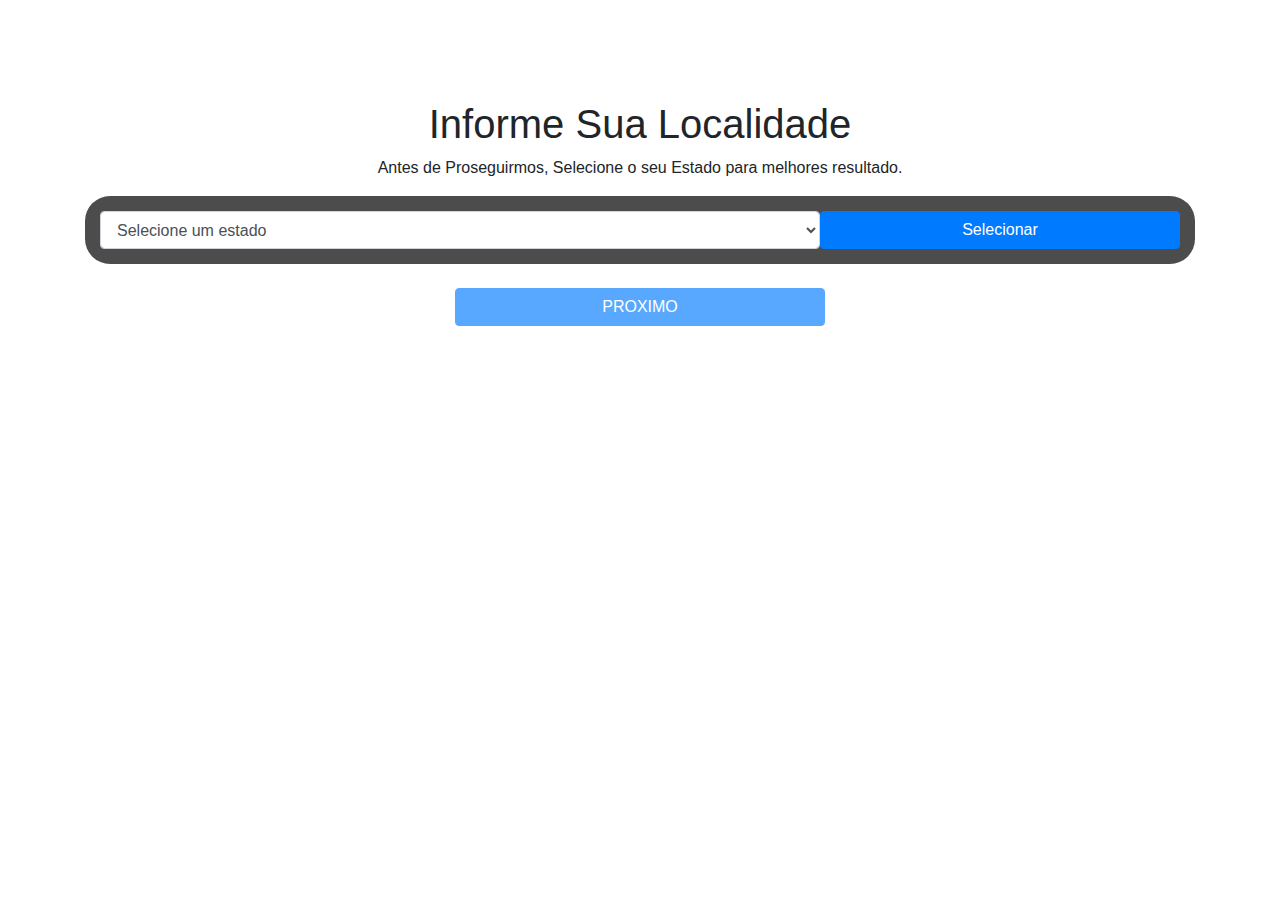
<file: index.html>
<!DOCTYPE html>
<html lang="pt-BR">
<head>
    <meta charset="UTF-8">
    <meta name="viewport" content="width=device-width, initial-scale=1.0">
    <title>Bolsa Courseira</title>
    <!-- Inclua os links para os arquivos Bootstrap CSS e JavaScript -->
    <link rel="stylesheet" href="https://maxcdn.bootstrapcdn.com/bootstrap/4.5.2/css/bootstrap.min.css">
    <!-- <link rel="stylesheet" href="https://cdn.jsdelivr.net/npm/bootstrap@5.3.2/dist/css/bootstrap.min.css"> -->
   <link rel="stylesheet" href="../css/style.css">
   <link rel="stylesheet" href="../css/modoEscuro.css">
   <!-- FAVICON -->
   <link rel="shortcut icon" href="/assets/image/coursera-logo.png" type="image/x-icon">
  
    <!-- Estilos CSS personalizados -->
   
</head>
<body id="body">
    <div class="container text-center">
        <h1>Informe Sua Localidade</h1>
        <p>Antes de Proseguirmos, Selecione o seu Estado para melhores resultado.</p>
        <div class="search-bar">
            <form class="form-inline">
                <select class="form-control col-8" id="estadoSelect">
                    <option value="">Selecione um estado</option>
                    <option value="AC">Acre</option>
                    <option value="AL">Alagoas</option>
                    <option value="AP">Amapá</option>
                    <option value="AM">Amazonas</option>
                    <option value="BA">Bahia</option>
                    <option value="CE">Ceará</option>
                    <option value="DF">Distrito Federal</option>
                    <option value="ES">Espírito Santo</option>
                    <option value="GO">Goiás</option>
                    <option value="MA">Maranhão</option>
                    <option value="MT">Mato Grosso</option>
                    <option value="MS">Mato Grosso do Sul</option>
                    <option value="MG">Minas Gerais</option>
                    <option value="PA">Pará</option>
                    <option value="PB">Paraíba</option>
                    <option value="PR">Paraná</option>
                    <option value="PE">Pernambuco</option>
                    <option value="PI">Piauí</option>
                    <option value="RJ">Rio de Janeiro</option>
                    <option value="RN">Rio Grande do Norte</option>
                    <option value="RS">Rio Grande do Sul</option>
                    <option value="RO">Rondônia</option>
                    <option value="RR">Roraima</option>
                    <option value="SC">Santa Catarina</option>
                    <option value="SP">São Paulo</option>
                    <option value="SE">Sergipe</option>
                    <option value="TO">Tocantins</option>
                </select>
                <button class="btn btn-primary col-4" type="button" onclick="mostrarEstadoSelecionado()">Selecionar</button>
                
                
            </form>
        </div>
        <div class="mt-4" id="estadoSelecionado"></div>

        <a href="pages/pageInicio.html" class="btn btn-primary col-4 disabled" type="button" id="idProximo" onclick="habilitarBotao()" >PROXIMO</a>
        
    </div>


    <script src="../js/pageLocalizacao.js"></script>
    <script src="https://cdn.jsdelivr.net/npm/bootstrap@5.3.2/dist/js/bootstrap.bundle.min.js"></script>
    <script src="../js/darkTheme.js"></script>
</body>
</html>
</file>
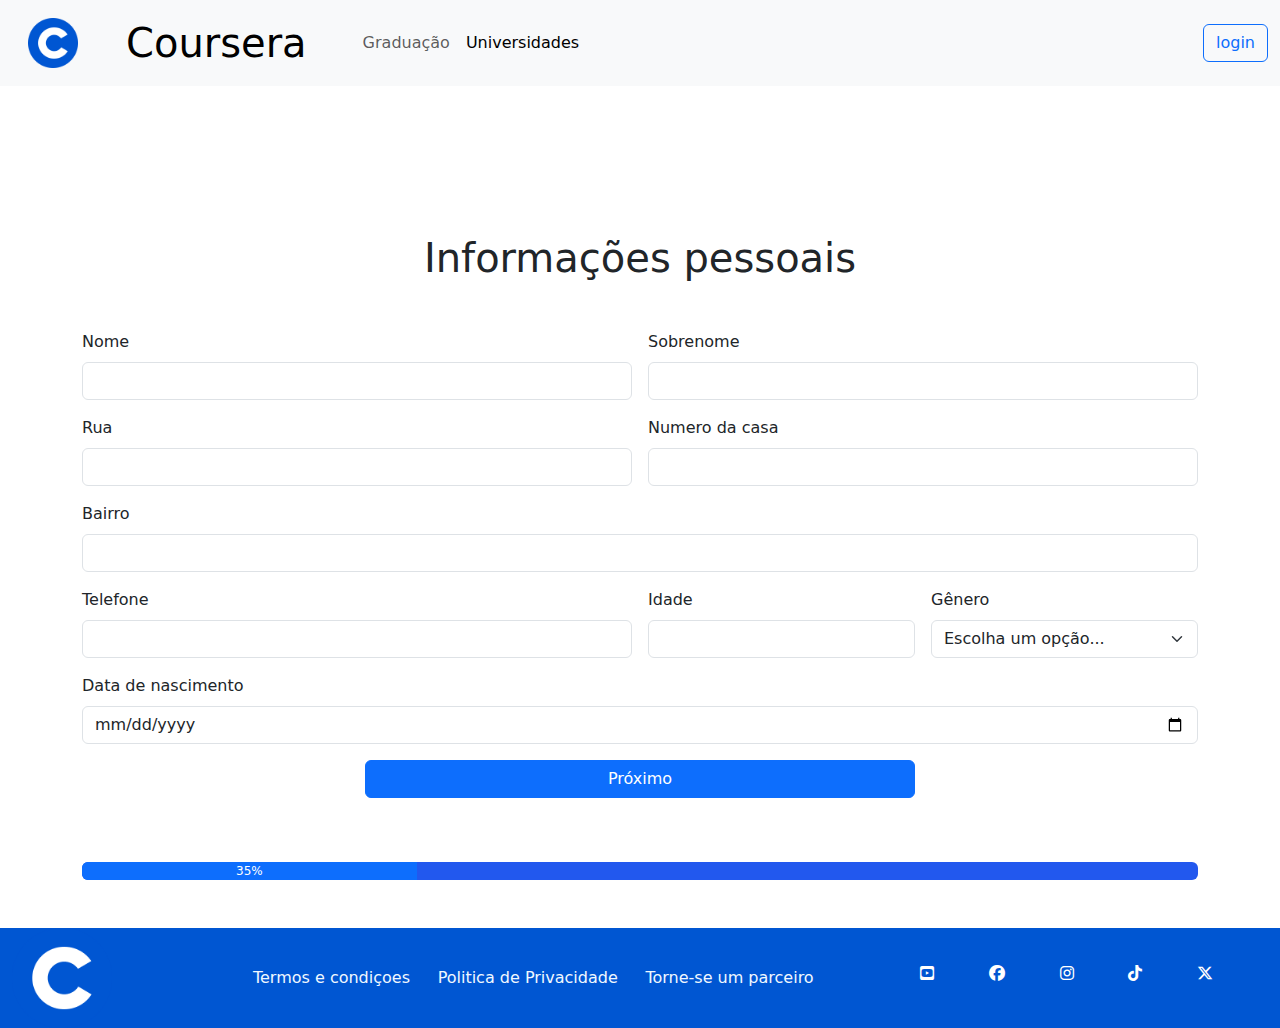
<file: pages/cadastro.html>
<!DOCTYPE html>
<html lang="pt-br">

<head>
    <meta charset="UTF-8">
    <meta http-equiv="X-UA-Compatible" content="IE=edge">
    <meta name="viewport" content="width=device-width, initial-scale=1.0">

    <!-- LINK BOOTSTRAP -->
    <link rel="stylesheet" href="https://cdn.jsdelivr.net/npm/bootstrap@5.3.1/dist/css/bootstrap.min.css">
    <!-- LINK DO FONT AWESOME -->
    <link rel="stylesheet" href="https://cdnjs.cloudflare.com/ajax/libs/font-awesome/6.4.2/css/all.min.css">
    <!-- LINK CSS -->
    <link rel="stylesheet" href="../css/style.css">
    <link rel="stylesheet" href="../css/modoEscuro.css">
    <!-- LINK DA FAVICON -->
    <link rel="shortcut icon" href="../assets/image/coursera-logo.png" type="image/x-icon">

    <title>Bolsa Coursera</title>
</head>

<body>
    <nav class="navbar navbar-expand-lg bg-body-tertiary sticky-top">
        <div class="container-fluid">
            <a href="pageInicio.html"><img src="../assets/image/coursera-logo.png" alt="Cousera" class="logo me-5 ms-3"></a>
            <a class="navbar-brand fs-1 me-5" href="pageInicio.html">Coursera</a>
            <button class="navbar-toggler" type="button" data-bs-toggle="collapse"
                data-bs-target="#navbarSupportedContent" aria-controls="navbarSupportedContent" aria-expanded="false"
                aria-label="Toggle navigation">
                <span class="navbar-toggler-icon"></span>
            </button>
            <div class="collapse navbar-collapse" id="navbarSupportedContent">
                <ul class="navbar-nav me-auto mb-2 mb-lg-0">
                    <li class="nav-item">
                        <a class="nav-link fs-6" aria-current="page" href="graduacao.html">Graduação</a>
                    </li>
                    <li class="nav-item">
                        <a class="nav-link active fs-6" href="universidades.html">Universidades</a>
                    </li>
                </ul>
                <a href="login.html" class="btn btn-outline-primary" type="submit">login</a>
            </div>
        </div>
    </nav>

    <!-- ********************* MAIN ************************** -->
    <main class="container Cadastro">
        <h1 class="text-center my-5">Informações pessoais</h1>

     
        <!-- CAMPOS DE CONTATOS PESSOAIS -->
        <form action="cadCartao.html" class="row g-3 needs-validation" id="formPessoal" novalidate>

            <div class="col-md-6">
                <label for="validationCustom01" class="form-label">Nome</label>
                <input type="text" class="form-control" id="validationCustom01" required>
                <div class="valid-feedback">
                    Looks good!
                </div>
            </div>

            <div class="col-md-6">
                <label for="sobrenome" class="form-label">Sobrenome</label>
                <input type="text" class="form-control" id="sobrenome" required>
                <div class="valid-feedback">
                    Looks good!
                </div>
            </div>

            <div class="col-md-6">
                <label for="rua" class="form-label">Rua</label>
                <input type="text" class="form-control" id="rua" required>
                <div class="invalid-feedback">
                    Coloque uma Rua Valida.
                </div>
            </div>

            <div class="col-md-6">
                <label for="numero" class="form-label">Numero da casa</label>
                <input type="number" name="" id="numero" class="form-control">
            </div>

            <div class="col-md-12">
                <label for="bairro" class="form-label">Bairro</label>
                <input type="text" class="form-control" id="bairro" required>
                <div class="invalid-feedback">
                    Coloque um bairro Valido.
                </div>
            </div>

            <div class="col-md-6">
                <label for="tel" class="form-label">Telefone</label>
                <input type="tel" class="form-control" id="tel" required maxlength="13">
                <div class="invalid-feedback">
                    Coloque um telefone valido.
                </div>
            </div>


            <div class="col-md-3">
                <label for="idade" class="form-label">Idade</label>
                <input type="number" name="" id="idade" class="form-control">
            </div>

            <div class="col-md-3">
                <label for="genero" class="form-label">Gênero</label>
                <select class="form-select" id="genero" required>
                    <option value="">Escolha um opção...</option>
                    <option value="masculino">Masculino</option>
                    <option value="feminino">Feminino</option>
                    <option value="outros">Outros</option>
                    <option>...</option>
                </select>
                <div class="invalid-feedback">
                    Arruma isso ai sio.
                </div>
            </div>

            <div class="col-md-12">
                <label for="data" class="form-label">Data de nascimento</label>
                <input type="date" class="form-control" id="data" required>
                <div class="invalid-feedback">
                    bota a data que tu nasceu ai sio.
                </div>
            </div>

            <div class="col-6 mx-auto my-3">
                <button class="btn btn-primary col-12" type="submit">Próximo</button>
            </div>
        </form>

        <div class="progress my-5" role="progressbar" aria-label="Example with label" aria-valuenow="25" aria-valuemin="0" aria-valuemax="100">
            <div class="progress-bar" style="width: 30%">35%</div>
          </div>


    </main>

    <!-- ************************ FOOTER ************************ -->

    <footer class="container-fluid mt-5">
        <section class=" row">

            <div class="col-lg-2 logoFooter">
                <img src="../assets/image/coursera-logo.png" alt="" class="img2">
            </div>

            <div class="d-flex col-lg-6 justify-content-evenly align-items-center politica">
                <section><a href="" class="linkFooter">Termos e condiçoes</a></section>
                <section><a href="" class="linkFooter"> Politica de Privacidade</a></section>
                <section><a href="" class="linkFooter">Torne-se um parceiro</a></section>
            </div>

            <div class="d-flex col-lg-4 align-items-center justify-content-evenly fontFooter mb-2">
                <!-- YOU TUBE -->
                <div class="icon-group">
                    <a href=""><i class="fa-brands fa-square-youtube fs-6" style="color: #ffffff;"></i></a>
                </div>
                <!-- FACEBOOK -->
                <div class="icon-group">
                    <a href=""><i class="fa-brands fa-facebook fs-6" style="color: #ffffff;"></i></a>
                </div>
                <!-- INSTAGRAM -->
                <div class="icon-group">
                    <a href=""><i class="fa-brands fa-instagram fs-6" style="color: #ffffff;"></i></a>
                </div>
                <!-- TIK TOK -->
                <div class="icon-group">
                    <a href=""><i class="fa-brands fa-tiktok fs-6" style="color: #ffffff;"></i></a>
                </div>
                <!-- TWITER -->
                <div class="icon-group">
                    <a href=""><i class="fa-brands fa-x-twitter fs-6" style="color: #ffffff;"></i></a>
                </div>
            </div>
        </section>
    </footer>

    <!-- LINK DO BOOTSTRAP DO JAVASCRIPT -->
    <script src="https://cdn.jsdelivr.net/npm/bootstrap@5.3.1/dist/js/bootstrap.bundle.min.js"></script>

    <script src="../js/script.js"></script>
    <script src="../js/darkTheme.js"></script>
    <script src="../js/pageCadastro.js"></script>
</body>

</html>
</file>
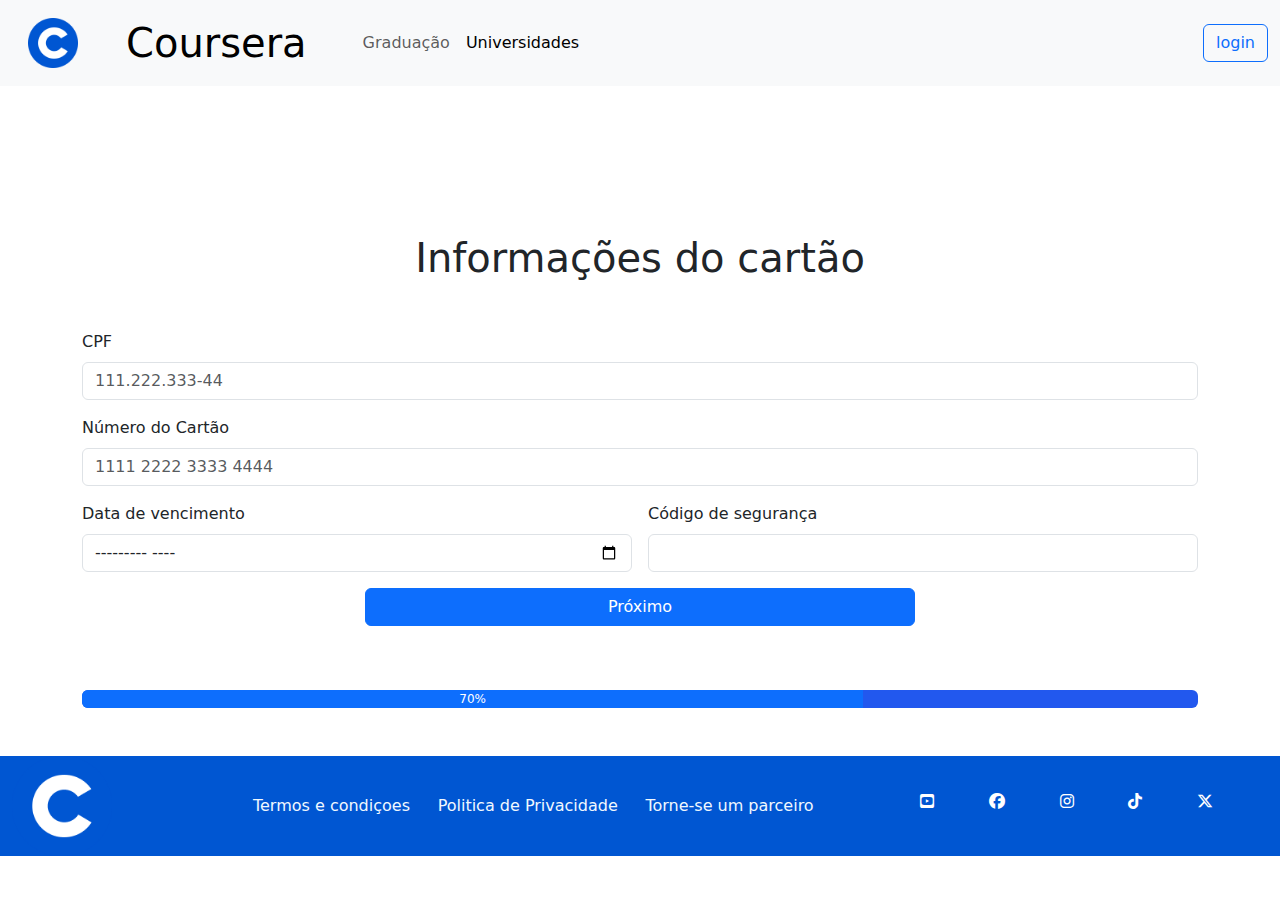
<file: pages/cadCartao.html>
<!DOCTYPE html>
<html lang="pt-br">

<head>
    <meta charset="UTF-8">
    <meta http-equiv="X-UA-Compatible" content="IE=edge">
    <meta name="viewport" content="width=device-width, initial-scale=1.0">

    <!-- LINK BOOTSTRAP -->
    <link rel="stylesheet" href="https://cdn.jsdelivr.net/npm/bootstrap@5.3.1/dist/css/bootstrap.min.css">
    <!-- LINK DO FONT AWESOME -->
    <link rel="stylesheet" href="https://cdnjs.cloudflare.com/ajax/libs/font-awesome/6.4.2/css/all.min.css">
    <!-- LINK CSS -->
    <link rel="stylesheet" href="../css/style.css">
    <link rel="stylesheet" href="../css/modoEscuro.css">
    <!-- LINK DA FAVICON -->
    <link rel="shortcut icon" href="../assets/image/coursera-logo.png" type="image/x-icon">

    <title>Bolsa Coursera</title>
</head>

<body>
    <nav class="navbar navbar-expand-lg bg-body-tertiary sticky-top">
        <div class="container-fluid">
            <a href="pageInicio.html"><img src="../assets/image/coursera-logo.png" alt="Cousera" class="logo me-5 ms-3"></a>
            <a class="navbar-brand fs-1 me-5" href="pageInicio.html">Coursera</a>
            <button class="navbar-toggler" type="button" data-bs-toggle="collapse"
                data-bs-target="#navbarSupportedContent" aria-controls="navbarSupportedContent" aria-expanded="false"
                aria-label="Toggle navigation">
                <span class="navbar-toggler-icon"></span>
            </button>
            <div class="collapse navbar-collapse" id="navbarSupportedContent">
                <ul class="navbar-nav me-auto mb-2 mb-lg-0">
                    <li class="nav-item">
                        <a class="nav-link fs-6" aria-current="page" href="graduacao.html">Graduação</a>
                    </li>
                    <li class="nav-item">
                        <a class="nav-link active fs-6" href="universidades.html">Universidades</a>
                    </li>
                </ul>
                <a href="login.html" class="btn btn-outline-primary" type="submit">login</a>
            </div>
        </div>
    </nav>

    <!-- ********************* MAIN ************************** -->
    <main class="container Cadastro">
        <h1 class="text-center my-5">Informações do cartão</h1>

        <!-- CAMPOS DE CARTÃO -->

        <form action="cadFinal.html" class="row g-3 needs-validation" id="formCartao" novalidate>
            <div class="col-md-12">
                <label for="cpf" class="form-label">CPF</label>
                <input type="text" class="form-control" id="cpf" placeholder="111.222.333-44" maxlength="14" required>
                <div class="valid-feedback">
                    Muito bom!
                </div>
            </div>

            <div class="col-md-12">
                <label for="cartao" class="form-label">Número do Cartão</label>
                <input type="text" class="form-control" id="cartao" placeholder="1111 2222 3333 4444" maxlength="19"
                    required>
                <div class="valid-feedback">
                    Certinho!
                </div>
            </div>

            <div class="col-md-6">
                <label for="Validade" class="form-label">Data de vencimento</label>
                <input type="month" class="form-control" id="Validade" required>
                <div class="invalid-feedback">
                    Bota uma Validade direitinho ai.
                </div>
            </div>

            <div class="col-md-6">
                <label for="cod" class="form-label">Código de segurança</label>
                <input type="number" class="form-control" id="cod" required>
                <div class="invalid-feedback">
                    Bota o código de segurança ai direitinho pra nós.
                </div>
            </div>

            </div>

            <div class="col-6 mx-auto my-3">
                <button class="btn btn-primary col-12" type="submit">Próximo</button>
            </div>
        </form>

        <div class="progress my-5" role="progressbar" aria-label="Example with label" aria-valuenow="25" aria-valuemin="0" aria-valuemax="100">
            <div class="progress-bar" style="width: 70%">70%</div>
          </div>

    </main>

    <!-- ************************ FOOTER ************************ -->

    <footer class="container-fluid mt-5">
        <section class=" row">

            <div class="col-lg-2 logoFooter">
                <img src="../assets/image/coursera-logo.png" alt="" class="img2">
            </div>

            <div class="d-flex col-lg-6 justify-content-evenly align-items-center politica">
                <section><a href="" class="linkFooter">Termos e condiçoes</a></section>
                <section><a href="" class="linkFooter"> Politica de Privacidade</a></section>
                <section><a href="" class="linkFooter">Torne-se um parceiro</a></section>
            </div>

            <div class="d-flex col-lg-4 align-items-center justify-content-evenly fontFooter mb-2">
                <!-- YOU TUBE -->
                <div class="icon-group">
                    <a href=""><i class="fa-brands fa-square-youtube fs-6" style="color: #ffffff;"></i></a>
                </div>
                <!-- FACEBOOK -->
                <div class="icon-group">
                    <a href=""><i class="fa-brands fa-facebook fs-6" style="color: #ffffff;"></i></a>
                </div>
                <!-- INSTAGRAM -->
                <div class="icon-group">
                    <a href=""><i class="fa-brands fa-instagram fs-6" style="color: #ffffff;"></i></a>
                </div>
                <!-- TIK TOK -->
                <div class="icon-group">
                    <a href=""><i class="fa-brands fa-tiktok fs-6" style="color: #ffffff;"></i></a>
                </div>
                <!-- TWITER -->
                <div class="icon-group">
                    <a href=""><i class="fa-brands fa-x-twitter fs-6" style="color: #ffffff;"></i></a>
                </div>
            </div>
        </section>
    </footer>

    <!-- LINK DO BOOTSTRAP DO JAVASCRIPT -->
    <script src="https://cdn.jsdelivr.net/npm/bootstrap@5.3.1/dist/js/bootstrap.bundle.min.js"></script>

    <script src="../js/script.js"></script>
    <script src="../js/darkTheme.js"></script>
    <script src="../js/pageCadcartao.js"></script>
</body>

</html>
</file>
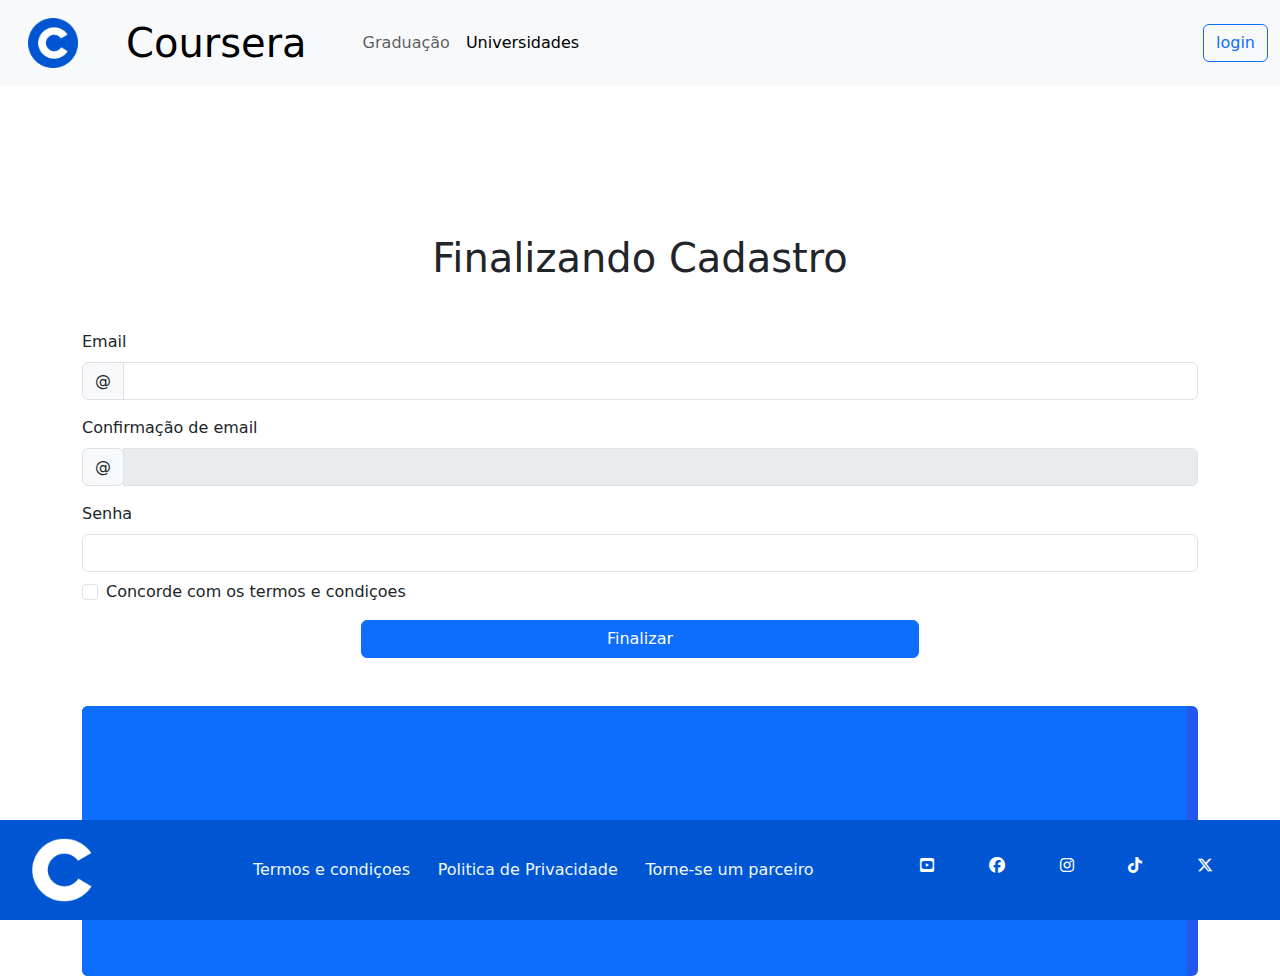
<file: pages/cadFinal.html>
<!DOCTYPE html>
<html lang="pt-br">

<head>
    <meta charset="UTF-8">
    <meta http-equiv="X-UA-Compatible" content="IE=edge">
    <meta name="viewport" content="width=device-width, initial-scale=1.0">

    <!-- LINK BOOTSTRAP -->
    <link rel="stylesheet" href="https://cdn.jsdelivr.net/npm/bootstrap@5.3.1/dist/css/bootstrap.min.css">
    <!-- LINK DO FONT AWESOME -->
    <link rel="stylesheet" href="https://cdnjs.cloudflare.com/ajax/libs/font-awesome/6.4.2/css/all.min.css">
    <!-- LINK CSS -->
    <link rel="stylesheet" href="../css/style.css">
    <link rel="stylesheet" href="../css/modoEscuro.css">
    <!-- LINK DA FAVICON -->
    <link rel="shortcut icon" href="../assets/image/coursera-logo.png" type="image/x-icon">

    <title>Bolsa Coursera</title>
</head>

<body>
    <nav class="navbar navbar-expand-lg bg-body-tertiary sticky-top">
        <div class="container-fluid">
            <a href="pageInicio.html"><img src="../assets/image/coursera-logo.png" alt="Cousera" class="logo me-5 ms-3"></a>
            <a class="navbar-brand fs-1 me-5" href="pageInicio.html">Coursera</a>
            <button class="navbar-toggler" type="button" data-bs-toggle="collapse"
                data-bs-target="#navbarSupportedContent" aria-controls="navbarSupportedContent" aria-expanded="false"
                aria-label="Toggle navigation">
                <span class="navbar-toggler-icon"></span>
            </button>
            <div class="collapse navbar-collapse" id="navbarSupportedContent">
                <ul class="navbar-nav me-auto mb-2 mb-lg-0">
                    <li class="nav-item">
                        <a class="nav-link fs-6" aria-current="page" href="graduacao.html">Graduação</a>
                    </li>
                    <li class="nav-item">
                        <a class="nav-link active fs-6" href="universidades.html">Universidades</a>
                    </li>
                </ul>
                <a href="login.html" class="btn btn-outline-primary" type="submit">login</a>
            </div>
        </div>
    </nav>

    <!-- ********************* MAIN ************************** -->
    <main class="container Cadastro">
        <h1 class="text-center my-5">Finalizando Cadastro</h1>

        <!-- FINALIZANDO CADASTRO -->
        <form action="finalizar.html" class="row g-3 needs-validation" id="formFinal" novalidate>

            <div class="col-md-12">
                <label for="email" class="form-label">Email</label>
                <div class="input-group has-validation">
                    <span class="input-group-text" id="inputGroupPrepend">@</span>
                    <input type="text" class="form-control" id="email" aria-describedby="inputGroupPrepend" required>
                    <div class="invalid-feedback">
                        Coloque um email valido.
                    </div>
                </div>
            </div>

            <div class="col-md-12">
                <label for="confirmar" class="form-label">Confirmação de email</label>
                <div class="input-group has-validation">
                    <span class="input-group-text" id="inputGroupPrepend">@</span>
                    <input type="text" class="form-control" id="confirmar" aria-describedby="inputGroupPrepend"
                        disabled>
                </div>
            </div>

            <div class="col-md-12">
                <label for="password" class="form-label">Senha</label>
                <input type="text" class="form-control" id="password" required>
                <div class="valid-feedback">
                    Senha Ótimo!
                </div>

                <div class="col-12 my-2">
                    <div class="form-check">
                        <input class="form-check-input" type="checkbox" value="" id="invalidCheck" required>
                        <label class="form-check-label" for="invalidCheck">
                            Concorde com os termos e condiçoes
                        </label>
                        <div class="invalid-feedback">
                            Você deve concordar antes de enviar.
                        </div>
                    </div>
                </div>
                <div class="col-6 mx-auto my-3">
                    <a href="finalizar.html" class="btn btn-primary col-12" type="submit">Finalizar</a href="finalizar.html">
                </div>
        </form>

        <div class="progress my-5" role="progressbar" aria-label="Example with label" aria-valuenow="25" aria-valuemin="0" aria-valuemax="100">
            <div class="progress-bar" style="width: 99%">99%</div>
          </div>

    </main>

    <!-- ************************ FOOTER ************************ -->

    <footer class="container-fluid mt-5">
        <section class=" row">

            <div class="col-lg-2 logoFooter">
                <img src="../assets/image/coursera-logo.png" alt="" class="img2">
            </div>

            <div class="d-flex col-lg-6 justify-content-evenly align-items-center politica">
                <section><a href="" class="linkFooter">Termos e condiçoes</a></section>
                <section><a href="" class="linkFooter"> Politica de Privacidade</a></section>
                <section><a href="" class="linkFooter">Torne-se um parceiro</a></section>
            </div>

            <div class="d-flex col-lg-4 align-items-center justify-content-evenly fontFooter mb-2">
                <!-- YOU TUBE -->
                <div class="icon-group">
                    <a href=""><i class="fa-brands fa-square-youtube fs-6" style="color: #ffffff;"></i></a>
                </div>
                <!-- FACEBOOK -->
                <div class="icon-group">
                    <a href=""><i class="fa-brands fa-facebook fs-6" style="color: #ffffff;"></i></a>
                </div>
                <!-- INSTAGRAM -->
                <div class="icon-group">
                    <a href=""><i class="fa-brands fa-instagram fs-6" style="color: #ffffff;"></i></a>
                </div>
                <!-- TIK TOK -->
                <div class="icon-group">
                    <a href=""><i class="fa-brands fa-tiktok fs-6" style="color: #ffffff;"></i></a>
                </div>
                <!-- TWITER -->
                <div class="icon-group">
                    <a href=""><i class="fa-brands fa-x-twitter fs-6" style="color: #ffffff;"></i></a>
                </div>
            </div>
        </section>
    </footer>

    <!-- LINK DO BOOTSTRAP DO JAVASCRIPT -->
    <script src="https://cdn.jsdelivr.net/npm/bootstrap@5.3.1/dist/js/bootstrap.bundle.min.js"></script>

    <script src="../js/script.js"></script>
    <script src="../js/darkTheme.js"></script>
    <script src="../js/pageCadfinal.js"></script>
</body>

</html>
</file>
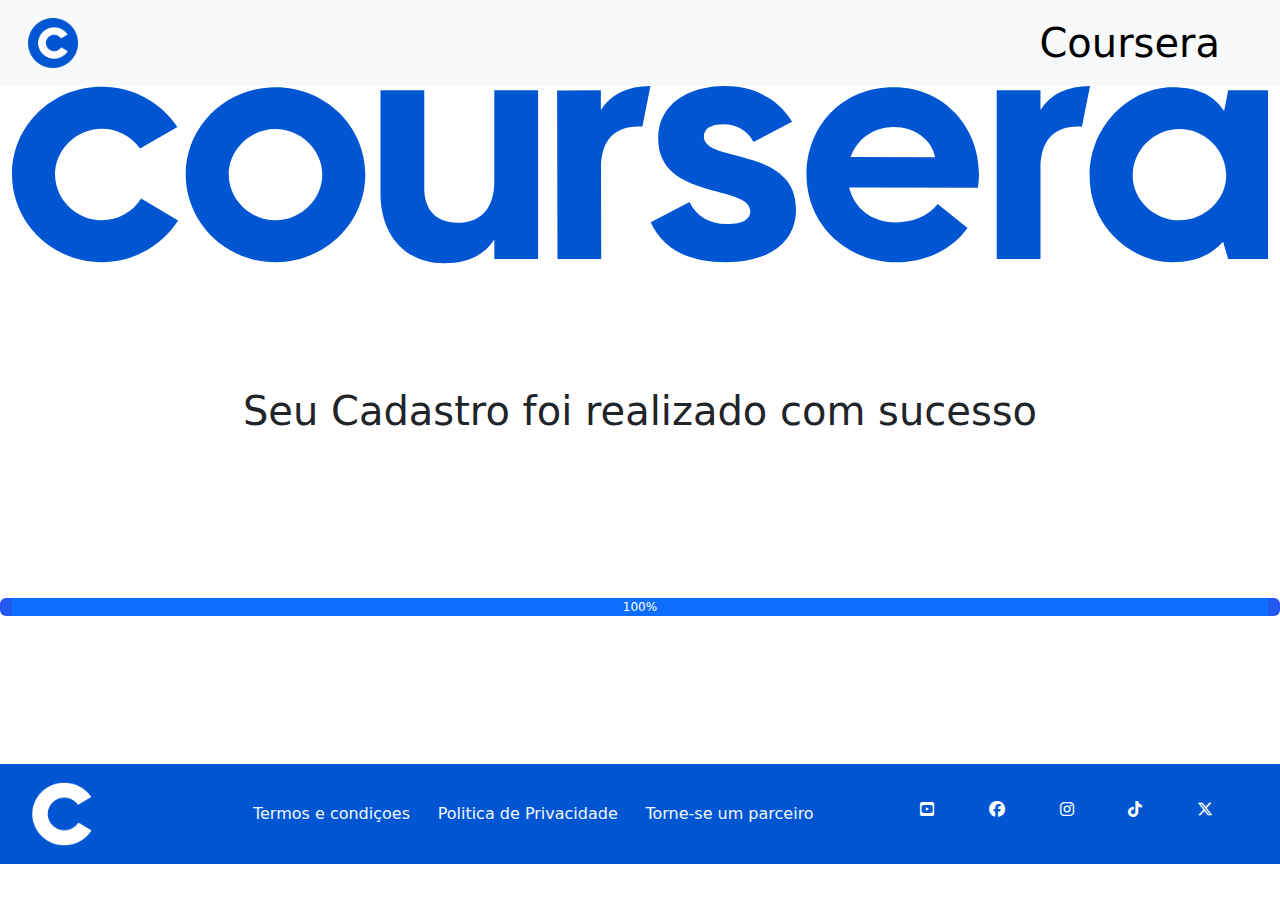
<file: pages/finalizar.html>
<!DOCTYPE html>
<html lang="pt-br">

<head>
    <meta charset="UTF-8">
    <meta http-equiv="X-UA-Compatible" content="IE=edge">
    <meta name="viewport" content="width=device-width, initial-scale=1.0">

    <!-- LINK BOOTSTRAP -->
    <link rel="stylesheet" href="https://cdn.jsdelivr.net/npm/bootstrap@5.3.1/dist/css/bootstrap.min.css">
    <!-- LINK DO FONT AWESOME -->
    <link rel="stylesheet" href="https://cdnjs.cloudflare.com/ajax/libs/font-awesome/6.4.2/css/all.min.css">
    <!-- LINK CSS -->
    <link rel="stylesheet" href="../css/style.css">
    <link rel="stylesheet" href="../css/modoEscuro.css">
    <!-- LINK DA FAVICON -->
    <link rel="shortcut icon" href="../assets/image/coursera-logo.png" type="image/x-icon">

    <title>Bolsa Coursera</title>
</head>

<body>
    <nav class="navbar navbar-expand-lg bg-body-tertiary sticky-top">
        <div class="container-fluid">
            <a href="pageInicio.html"><img src="../assets/image/coursera-logo.png" alt="Cousera" class="logo me-5 ms-3"></a>
            <a class="navbar-brand fs-1 me-5" href="pageInicio.html">Coursera</a>
        
            
        </div>
    </nav>

    <!-- ********************* MAIN ************************** -->
    <main class="container-fluid final">
        <div class="row d-flex">

            <figure class=" justify-content-center">
                <img src="../assets/image/login/logo coursera.svg" alt="">
            </figure>

            <div class=" d-flex finaldiv align-items-center justify-content-center">
                <h1 class="" >Seu Cadastro foi realizado com sucesso</h1>
            </div>
            <div class="progress my-5" role="progressbar" aria-label="Example with label" aria-valuenow="25" aria-valuemin="0" aria-valuemax="100">
                <div class="progress-bar" style="width: 100%">100%</div>
              </div>
        </div>

        
    </main>
    <!-- ************************ FOOTER ************************ -->

    <footer class="container-fluid mt-5">
        <section class=" row">

            <div class="col-lg-2 logoFooter">
                <img src="../assets/image/coursera-logo.png" alt="" class="img2">
            </div>

            <div class="d-flex col-lg-6 justify-content-evenly align-items-center politica">
                <section><a href="" class="linkFooter">Termos e condiçoes</a></section>
                <section><a href="" class="linkFooter"> Politica de Privacidade</a></section>
                <section><a href="" class="linkFooter">Torne-se um parceiro</a></section>
            </div>

            <div class="d-flex col-lg-4 align-items-center justify-content-evenly fontFooter mb-2">
                <!-- YOU TUBE -->
                <div class="icon-group">
                    <a href=""><i class="fa-brands fa-square-youtube fs-6" style="color: #ffffff;"></i></a>
                </div>
                <!-- FACEBOOK -->
                <div class="icon-group">
                    <a href=""><i class="fa-brands fa-facebook fs-6" style="color: #ffffff;"></i></a>
                </div>
                <!-- INSTAGRAM -->
                <div class="icon-group">
                    <a href=""><i class="fa-brands fa-instagram fs-6" style="color: #ffffff;"></i></a>
                </div>
                <!-- TIK TOK -->
                <div class="icon-group">
                    <a href=""><i class="fa-brands fa-tiktok fs-6" style="color: #ffffff;"></i></a>
                </div>
                <!-- TWITER -->
                <div class="icon-group">
                    <a href=""><i class="fa-brands fa-x-twitter fs-6" style="color: #ffffff;"></i></a>
                </div>
            </div>
        </section>
    </footer>

    <!-- LINK DO BOOTSTRAP DO JAVASCRIPT -->
    <script src="https://cdn.jsdelivr.net/npm/bootstrap@5.3.1/dist/js/bootstrap.bundle.min.js"></script>

    <script src="../js/script.js"></script>

    <script src="../js/pageCadastro.js"></script>

    <script src="../js/redirecional.js"></script>

    <script src="../js/darkTheme.js"></script>
</body>

</html>
</file>
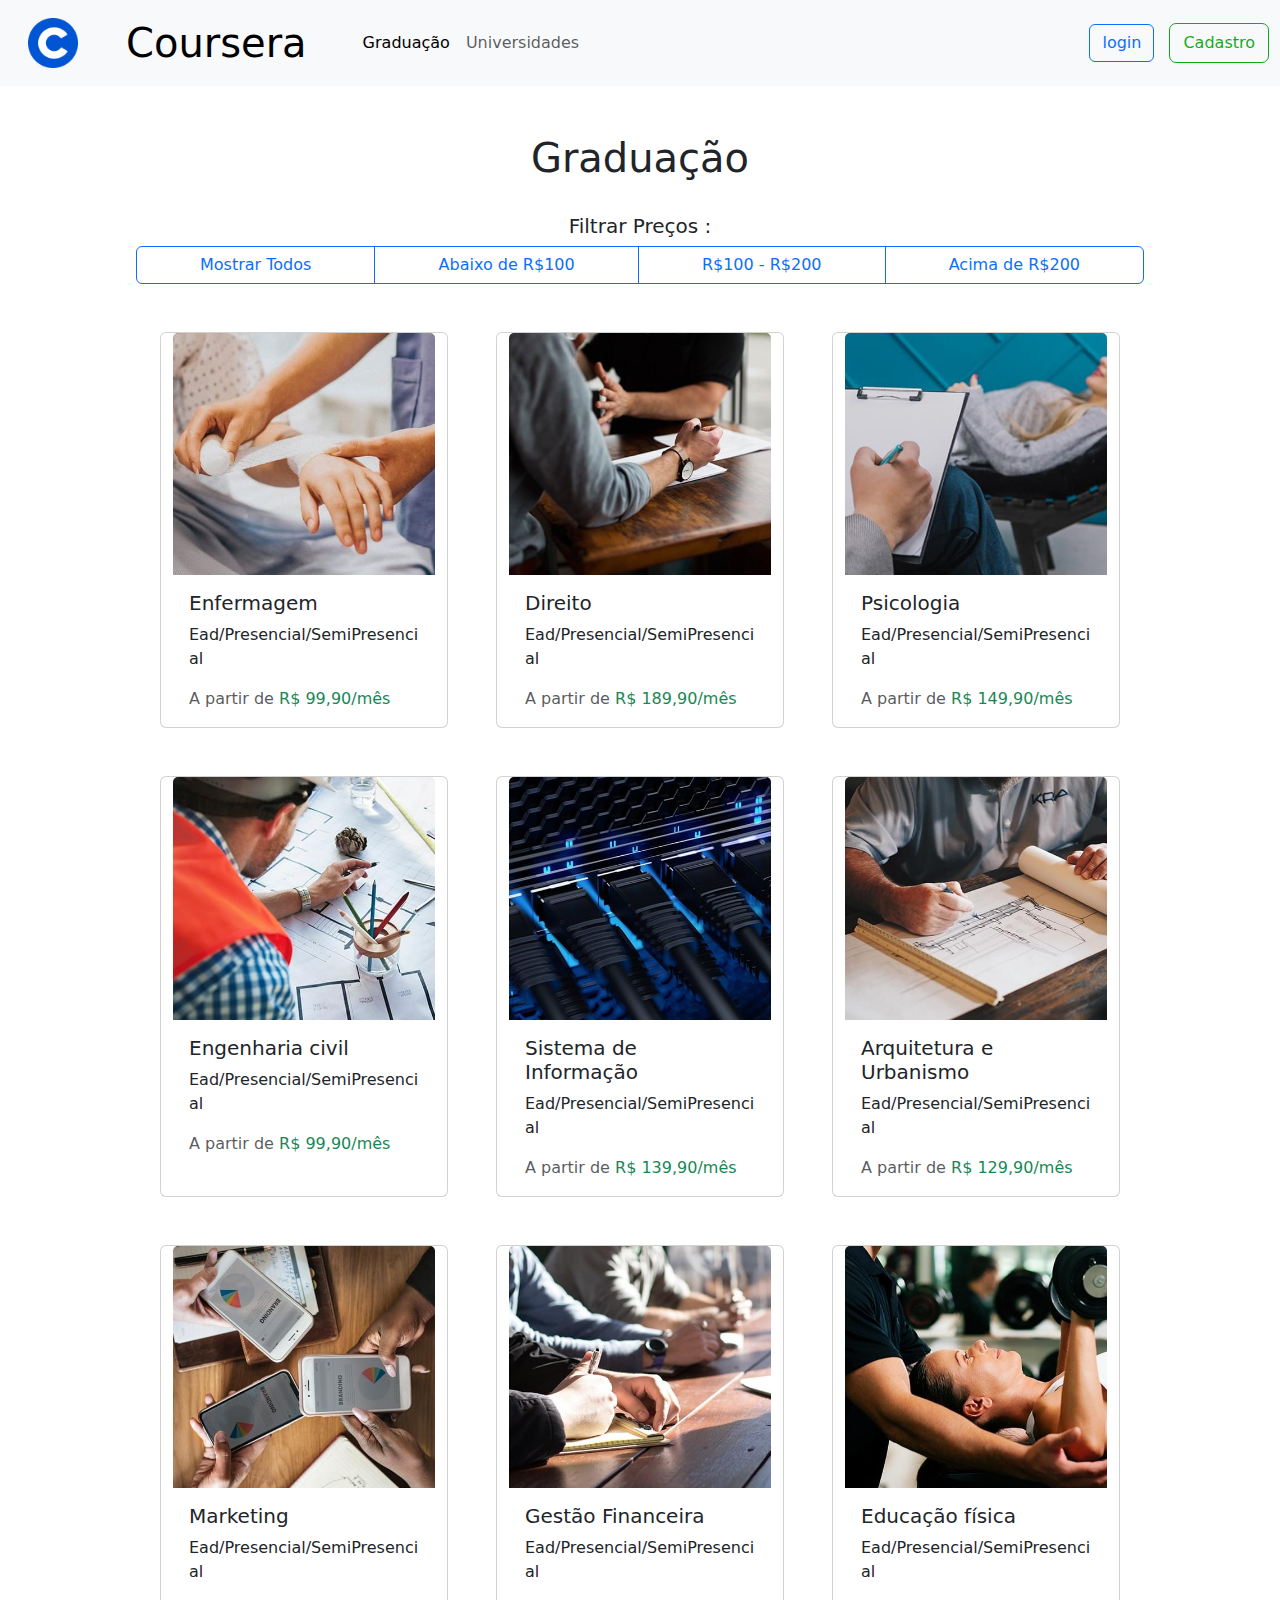
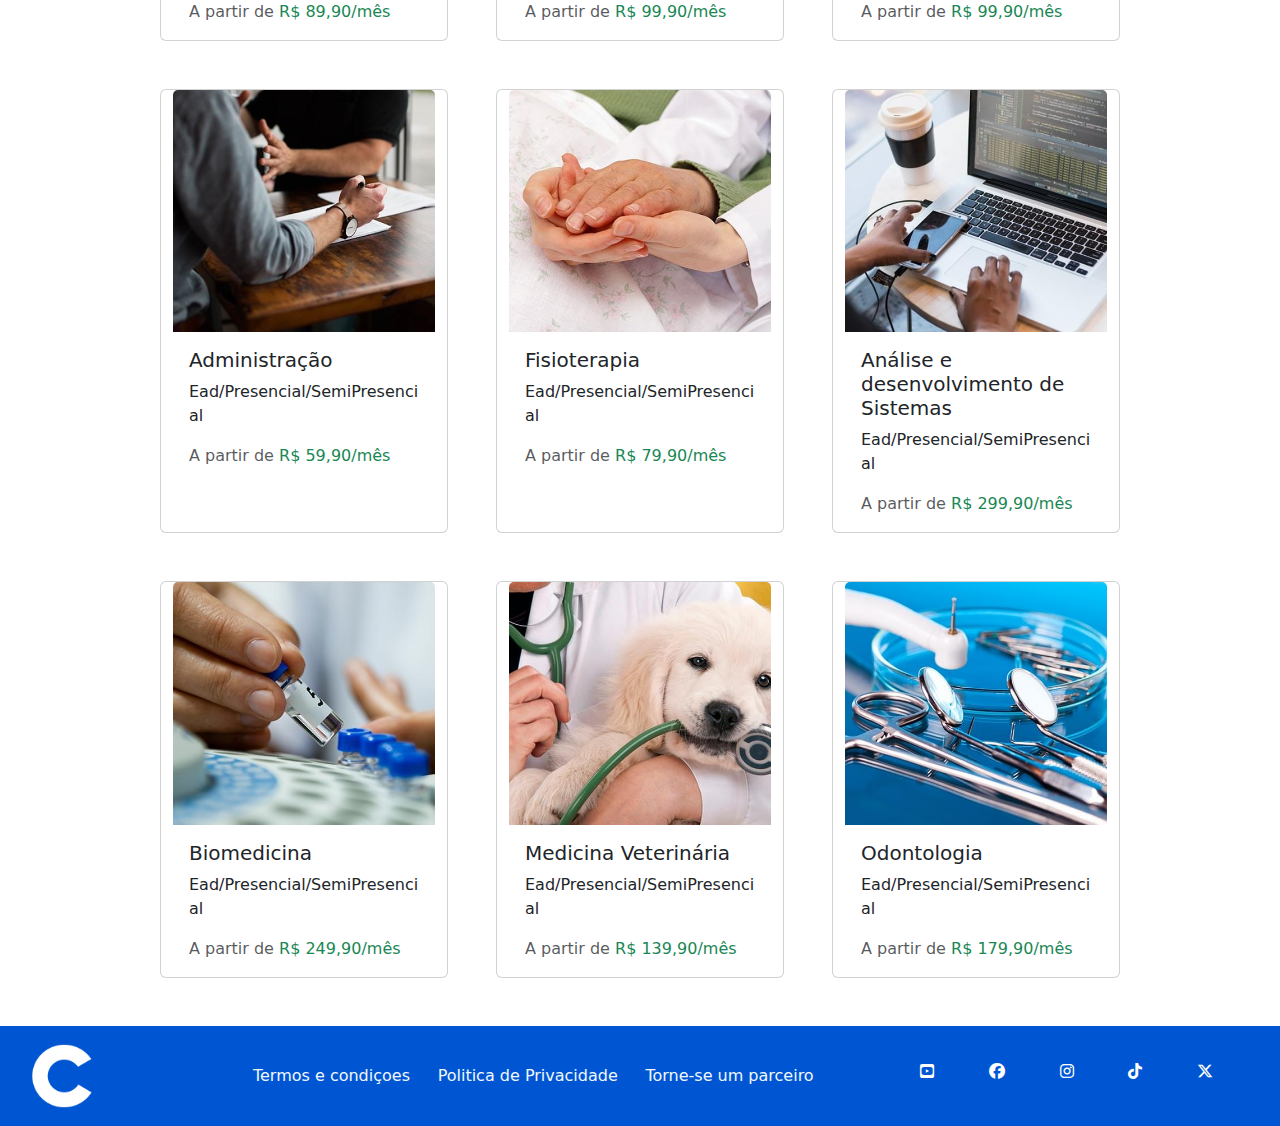
<file: pages/graduacao.html>
<!DOCTYPE html>
<html lang="pt-br">

<head>
    <meta charset="UTF-8">
    <meta http-equiv="X-UA-Compatible" content="IE=edge">
    <meta name="viewport" content="width=device-width, initial-scale=1.0">

    <!-- LINK BOOTSTRAP -->
    <link rel="stylesheet" href="https://cdn.jsdelivr.net/npm/bootstrap@5.3.1/dist/css/bootstrap.min.css">
    <!-- LINK DO FONT AWESOME -->
    <link rel="stylesheet" href="https://cdnjs.cloudflare.com/ajax/libs/font-awesome/6.4.2/css/all.min.css">
    <!-- LINK CSS -->
    <link rel="stylesheet" href="../css/style.css">
    <link rel="stylesheet" href="../css/modoEscuro.css">
    <!-- LINK DA FAVICON -->
    <link rel="shortcut icon" href="../assets/image/coursera-logo.png" type="image/x-icon">

    <title>Bolsa Coursera</title>
</head>

<body>
    <nav class="navbar navbar-expand-lg bg-body-tertiary sticky-top">
        <div class="container-fluid">
            <a href="pageInicio.html"><img src="../assets/image/coursera-logo.png" alt="Cousera"
                    class="logo me-5 ms-3"></a>
            <a class="navbar-brand fs-1 me-5" href="pageInicio.html">Coursera</a>
            <button class="navbar-toggler" type="button" data-bs-toggle="collapse"
                data-bs-target="#navbarSupportedContent" aria-controls="navbarSupportedContent" aria-expanded="false"
                aria-label="Toggle navigation">
                <span class="navbar-toggler-icon"></span>
            </button>
            <div class="collapse navbar-collapse" id="navbarSupportedContent">
                <ul class="navbar-nav me-auto mb-2 mb-lg-0">
                    <li class="nav-item">
                        <a class="nav-link active fs-6" aria-current="page" href="#">Graduação</a>
                    </li>
                    <li class="nav-item">
                        <a class="nav-link fs-6" href="universidades.html">Universidades</a>
                    </li>
                </ul>
                <a href="login.html" class="btn btn-outline-primary me-3" type="submit">login</a>
                <a href="cadastro.html" class="btn" style="outline: 1px solid #07a80ff6; color: #07a80ff6;"
                    type="submit">Cadastro<a>
            </div>
        </div>
    </nav>

    <!-- ********************* MAIN ************************** -->

    <main class="container-fluid col-md-12 ">
        <div class="row grid gap-5 justify-content-center">
            <div class="d-flex justify-content-center align-items-center mt-4">
                <div class="row">
                    <h1 class="mt-4 text-center">Graduação</h1>
                    <h5 class="mt-4 text-center">Filtrar Preços :</h5>
                    <div class="btn-group">
                        <button class="btn btn-outline-primary" onclick="filterByPrice('all')">Mostrar Todos</button>
                        <button class="btn btn-outline-primary" onclick="filterByPrice('below100')">Abaixo de R$100</button>
                        <button class="btn btn-outline-primary" onclick="filterByPrice('100to200')">R$100 - R$200</button>
                        <button class="btn btn-outline-primary" onclick="filterByPrice('above200')">Acima de R$200</button>
                    </div>
                </div>
            </div>

            <div class="card" style="width: 18rem;">
                <img src="../assets/image/main/imagem main 1.jpg" class="card-img-top" alt="Enfermagem">
                <div class="card-body">
                    <h5 class="card-title">Enfermagem</h5>
                    <p class="">Ead/Presencial/SemiPresencial</p>
                    <a href="login.html" class="text-body-secondary btn1">A partir de</a>
                    <a href="" class="text-success btn1">R$ 99,90/mês</a>
                </div>
            </div>
            <div class="card" style="width: 18rem;">
                <img src="../assets/image/main/imagem main 2.jpg" class="card-img-top" alt="Direito">
                <div class="card-body">
                    <h5 class="card-title">Direito</h5>
                    <p class="">Ead/Presencial/SemiPresencial</p>
                    <a href="login.html" class="text-body-secondary btn1">A partir de</a>
                    <a href="login.html" class="text-success btn1">R$ 189,90/mês</a>
                </div>
            </div>
            <div class="card" style="width: 18rem;">
                <img src="../assets/image/main/imagem main 3.jpg" class="card-img-top" alt="Psicologia">
                <div class="card-body">
                    <h5 class="card-title">Psicologia</h5>
                    <p>Ead/Presencial/SemiPresencial</p>
                    <a href="login.html" class="text-body-secondary btn1">A partir de</a>
                    <a href="login.html" class="text-success btn1">R$ 149,90/mês</a>
                </div>
            </div>
            <div class="card" style="width: 18rem;">
                <img src="../assets/image/main/imagem main 4.jpg" class="card-img-top" alt="Engenharia civil">
                <div class="card-body">
                    <h5 class="card-title">Engenharia civil</h5>
                    <p>Ead/Presencial/SemiPresencial</p>
                    <a href="login.html" class="text-body-secondary btn1">A partir de</a>
                    <a href="login.html" class="text-success btn1">R$ 99,90/mês</a>
                </div>
            </div>
            <div class="card" style="width: 18rem;">
                <img src="../assets/image/main/imagem main 5.jpg" class="card-img-top" alt="Sistema de Informação">
                <div class="card-body">
                    <h5 class="card-title">Sistema de Informação</h5>
                    <p>Ead/Presencial/SemiPresencial</p>
                    <a href="login.html" class="text-body-secondary btn1">A partir de</a>
                    <a href="login.html" class="text-success btn1">R$ 139,90/mês</a>
                </div>
            </div>
            <div class="card" style="width: 18rem;">
                <img src="../assets/image/main/imagem main 6.jpg" class="card-img-top" alt="Arquitetura e Urbanismo">
                <div class="card-body">
                    <h5 class="card-title">Arquitetura e Urbanismo</h5>
                    <p>Ead/Presencial/SemiPresencial</p>
                    <a href="login.html" class="text-body-secondary btn1">A partir de</a>
                    <a href="login.html" class="text-success btn1">R$ 129,90/mês</a>
                </div>
            </div>
            <div class="card" style="width: 18rem;">
                <img src="../assets/image/main/imagem main 7.jpg" class="card-img-top" alt="Marketing">
                <div class="card-body">
                    <h5 class="card-title">Marketing</h5>
                    <p>Ead/Presencial/SemiPresencial</p>
                    <a href="login.html" class="text-body-secondary btn1">A partir de</a>
                    <a href="login.html" class="text-success btn1">R$ 89,90/mês</a>
                </div>
            </div>
            <div class="card" style="width: 18rem;">
                <img src="../assets/image/main/imagem main 8.jpg" class="card-img-top" alt="Gestão Financeira">
                <div class="card-body">
                    <h5 class="card-title">Gestão Financeira</h5>
                    <p>Ead/Presencial/SemiPresencial</p>
                    <a href="login.html" class="text-body-secondary btn1">A partir de</a>
                    <a href="login.html" class="text-success btn1">R$ 99,90/mês</a>
                </div>
            </div>
            <div class="card" style="width: 18rem;">
                <img src="../assets/image/main/imagem main 9.jpg" class="card-img-top" alt="Educação fisica">
                <div class="card-body">
                    <h5 class="card-title">Educação física</h5>
                    <p>Ead/Presencial/SemiPresencial</p>
                    <a href="login.html" class="text-body-secondary btn1">A partir de</a>
                    <a href="login.html" class="text-success btn1">R$ 99,90/mês</a>
                </div>
            </div>
            <div class="card" style="width: 18rem;">
                <img src="../assets/graduacao/imagem 1 graduacao.jpg" class="card-img-top" alt="Administracao">
                <div class="card-body">
                    <h5 class="card-title">Administração</h5>
                    <p>Ead/Presencial/SemiPresencial</p>
                    <a href="login.html" class="text-body-secondary btn1">A partir de</a>
                    <a href="login.html" class="text-success btn1">R$ 59,90/mês</a>
                </div>
            </div>
            <div class="card" style="width: 18rem;">
                <img src="../assets/graduacao/imagem 2 graduacao.jpg" class="card-img-top" alt="Fisioterapia">
                <div class="card-body">
                    <h5 class="card-title">Fisioterapia</h5>
                    <p>Ead/Presencial/SemiPresencial</p>
                    <a href="login.html" class="text-body-secondary btn1">A partir de</a>
                    <a href="login.html" class="text-success btn1">R$ 79,90/mês</a>
                </div>
            </div>
            <div class="card" style="width: 18rem;">
                <img src="../assets/graduacao/imagem 3 graduacao.jpg" class="card-img-top"
                    alt="Analise e desenvolvimento de Sistemas">
                <div class="card-body">
                    <h5 class="card-title">Análise e desenvolvimento de Sistemas</h5>
                    <p>Ead/Presencial/SemiPresencial</p>
                    <a href="login.html" class="text-body-secondary btn1">A partir de</a>
                    <a href="login.html" class="text-success btn1">R$ 299,90/mês</a>
                </div>
            </div>
            <div class="card" style="width: 18rem;">
                <img src="../assets/graduacao/imagem 4 graduacao.jpg" class="card-img-top" alt="Biomedicina">
                <div class="card-body">
                    <h5 class="card-title">Biomedicina</h5>
                    <p>Ead/Presencial/SemiPresencial</p>
                    <a href="login.html" class="text-body-secondary btn1">A partir de</a>
                    <a href="login.html" class="text-success btn1">R$ 249,90/mês</a>
                </div>
            </div>
            <div class="card" style="width: 18rem;">
                <img src="../assets/graduacao/imagem 5 graduacao.jpg" class="card-img-top" alt="Medicina Veterinaria">
                <div class="card-body">
                    <h5 class="card-title">Medicina Veterinária</h5>
                    <p>Ead/Presencial/SemiPresencial</p>
                    <a href="login.html" class="text-body-secondary btn1">A partir de</a>
                    <a href="login.html" class="text-success btn1">R$ 139,90/mês</a>
                </div>
            </div>
            <div class="card" style="width: 18rem;">
                <img src="../assets/graduacao/imagem 6 graduacao.jpg" class="card-img-top" alt="Odontologia">
                <div class="card-body">
                    <h5 class="card-title">Odontologia</h5>
                    <p>Ead/Presencial/SemiPresencial</p>
                    <a href="login.html" class="text-body-secondary btn1">A partir de</a>
                    <a href="login.html" class="text-success btn1">R$ 179,90/mês</a>
                </div>
            </div>
        </div>
    </main>

    <!-- ************************ FOOTER ************************ -->

    <footer class="container-fluid mt-5">
        <section class=" row">

            <div class="col-lg-2 logoFooter">
                <img src="../assets/image/coursera-logo.png" alt="" class="img2">
            </div>

            <div class="d-flex col-lg-6 justify-content-evenly align-items-center politica">
                <section><a href="" class="linkFooter">Termos e condiçoes</a></section>
                <section><a href="" class="linkFooter"> Politica de Privacidade</a></section>
                <section><a href="" class="linkFooter">Torne-se um parceiro</a></section>
            </div>

            <div class="d-flex col-lg-4 align-items-center justify-content-evenly fontFooter mb-2">
                <!-- YOU TUBE -->
                <div class="icon-group">
                    <a href=""><i class="fa-brands fa-square-youtube fs-6" style="color: #ffffff;"></i></a>
                </div>
                <!-- FACEBOOK -->
                <div class="icon-group">
                    <a href=""><i class="fa-brands fa-facebook fs-6" style="color: #ffffff;"></i></a>
                </div>
                <!-- INSTAGRAM -->
                <div class="icon-group">
                    <a href=""><i class="fa-brands fa-instagram fs-6" style="color: #ffffff;"></i></a>
                </div>
                <!-- TIK TOK -->
                <div class="icon-group">
                    <a href=""><i class="fa-brands fa-tiktok fs-6" style="color: #ffffff;"></i></a>
                </div>
                <!-- TWITER -->
                <div class="icon-group">
                    <a href=""><i class="fa-brands fa-x-twitter fs-6" style="color: #ffffff;"></i></a>
                </div>
            </div>
        </section>
    </footer>

    <!-- LINK DO BOOTSTRAP DO JAVASCRIPT -->
    <script src="https://cdn.jsdelivr.net/npm/bootstrap@5.3.1/dist/js/bootstrap.bundle.min.js"></script>
    <script src="/js/pagGraduacao.js"></script>
    <script src="../js/darkTheme.js"></script>
</body>

</html>
</file>
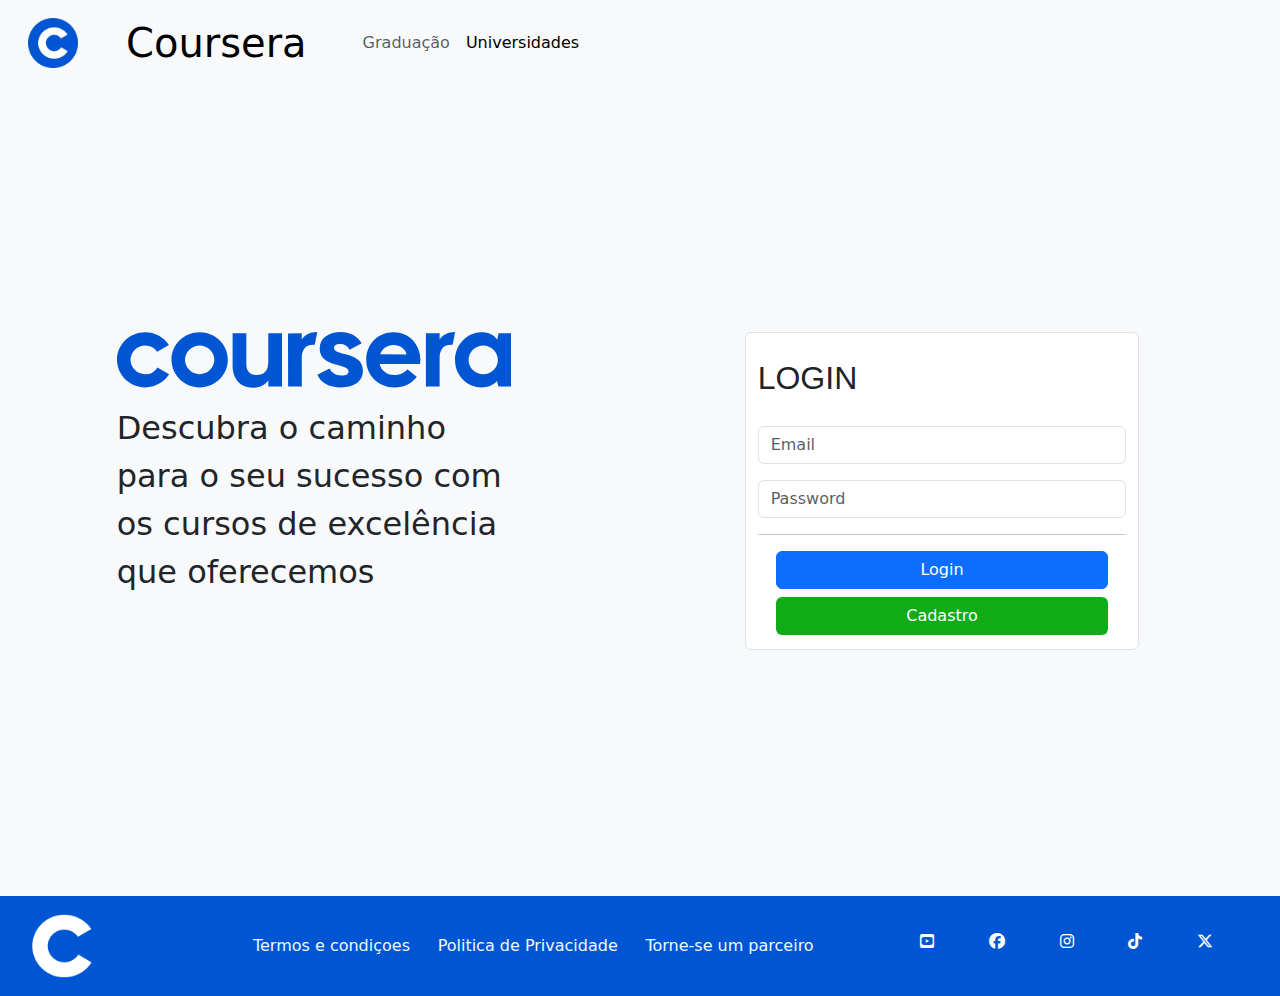
<file: pages/login.html>
<!DOCTYPE html>
<html lang="pt-br">

<head>
    <meta charset="UTF-8">
    <meta http-equiv="X-UA-Compatible" content="IE=edge">
    <meta name="viewport" content="width=device-width, initial-scale=1.0">

    <!-- LINK BOOTSTRAP -->
    <link rel="stylesheet" href="https://cdn.jsdelivr.net/npm/bootstrap@5.3.1/dist/css/bootstrap.min.css">
    <!-- LINK DO FONT AWESOME -->
    <link rel="stylesheet" href="https://cdnjs.cloudflare.com/ajax/libs/font-awesome/6.4.2/css/all.min.css">
    <!-- LINK CSS -->
    <link rel="stylesheet" href="../css/style.css">
    <link rel="stylesheet" href="/css/modoEscuro.css">
    <!-- LINK DA FAVICON -->
    <link rel="shortcut icon" href="../assets/image/coursera-logo.png" type="image/x-icon">

    <title>Bolsa Coursera</title>
</head>

<body>
    <nav class="navbar navbar-expand-lg bg-body-tertiary sticky-top">
        <div class="container-fluid">
            <a href="pageInicio.html"><img src="../assets/image/coursera-logo.png" alt="Cousera" class="logo me-5 ms-3"></a>
            <a class="navbar-brand fs-1 me-5" href="pageInicio.html">Coursera</a>
            <button class="navbar-toggler" type="button" data-bs-toggle="collapse"
                data-bs-target="#navbarSupportedContent" aria-controls="navbarSupportedContent" aria-expanded="false"
                aria-label="Toggle navigation">
                <span class="navbar-toggler-icon"></span>
            </button>
            <div class="collapse navbar-collapse" id="navbarSupportedContent">
                <ul class="navbar-nav me-auto mb-2 mb-lg-0">
                    <li class="nav-item">
                        <a class="nav-link fs-6" aria-current="page" href="graduacao.html">Graduação</a>
                    </li>
                    <li class="nav-item">
                        <a class="nav-link active fs-6" href="universidades.html">Universidades</a>
                    </li>
                </ul>
            </div>
        </div>
    </nav>

    <!-- ********************* MAIN ************************** -->
    <main class="container-fluid mainLogin bg-body-tertiary d-flex align-items-center">
        <div class="row w-100 d-flex justify-content-around">
            <div class="col-lg-4 col-sm-12">
                <figure>
                    <img src="../assets/image/login/logo coursera.svg" alt="">
                </figure>
                <div>
                    <p class="fs-2 lead">Descubra o caminho para o seu sucesso com os cursos de excelência que oferecemos</p>
                </div>
            </div>

            <div class="col-lg-4 col-sm-12">
                <form class="form-control">
            
                    <h2 style="font-family: Arial, Helvetica, sans-serif; padding: 20px 0;">LOGIN</h2>
                    <section class="mb-3">
                        <input type="text" class="form-control" placeholder="Email">
                    </section>

                    <section>
                        <input type="password" name="senha" id="senha" class="form-control" placeholder="Password">
                    </section>
                    <hr>
                    <section class="d-flex justify-content-center mt-2">
                        <button type="button" class="btn btn-primary Login">
                            Login
                        </button>
                    </section>
                    <section class="d-flex justify-content-center my-2">
                        <a href="cadastro.html" type="button" class="btn btncadastro">
                            Cadastro
                        </a>
                    </section>

                </form>
            </div>
        </div>

    </main>

    <!-- ************************ FOOTER ************************ -->

    <footer class="container-fluid ">
        <section class=" row">

            <div class="col-lg-2 logoFooter">
                <img src="../assets/image/coursera-logo.png" alt="" class="img2">
            </div>

            <div class="d-flex col-lg-6 justify-content-evenly align-items-center politica">
                <section><a href="" class="linkFooter">Termos e condiçoes</a></section>
                <section><a href="" class="linkFooter"> Politica de Privacidade</a></section>
                <section><a href="" class="linkFooter">Torne-se um parceiro</a></section>
            </div>

            <div class="d-flex col-lg-4 align-items-center justify-content-evenly fontFooter mb-2">
                <!-- YOU TUBE -->
                <div class="icon-group">
                    <a href=""><i class="fa-brands fa-square-youtube fs-6" style="color: #ffffff;"></i></a>
                </div>
                <!-- FACEBOOK -->
                <div class="icon-group">
                    <a href=""><i class="fa-brands fa-facebook fs-6" style="color: #ffffff;"></i></a>
                </div>
                <!-- INSTAGRAM -->
                <div class="icon-group">
                    <a href=""><i class="fa-brands fa-instagram fs-6" style="color: #ffffff;"></i></a>
                </div>
                <!-- TIK TOK -->
                <div class="icon-group">
                    <a href=""><i class="fa-brands fa-tiktok fs-6" style="color: #ffffff;"></i></a>
                </div>
                <!-- TWITER -->
                <div class="icon-group">
                    <a href=""><i class="fa-brands fa-x-twitter fs-6" style="color: #ffffff;"></i></a>
                </div>
            </div>
        </section>
    </footer>

    <!-- LINK DO BOOTSTRAP DO JAVASCRIPT -->
    <script src="https://cdn.jsdelivr.net/npm/bootstrap@5.3.1/dist/js/bootstrap.bundle.min.js"></script>

    <script src="../js/script.js"></script>
    <script src="/js/darkTheme.js"></script>
</body>

</html>
</file>
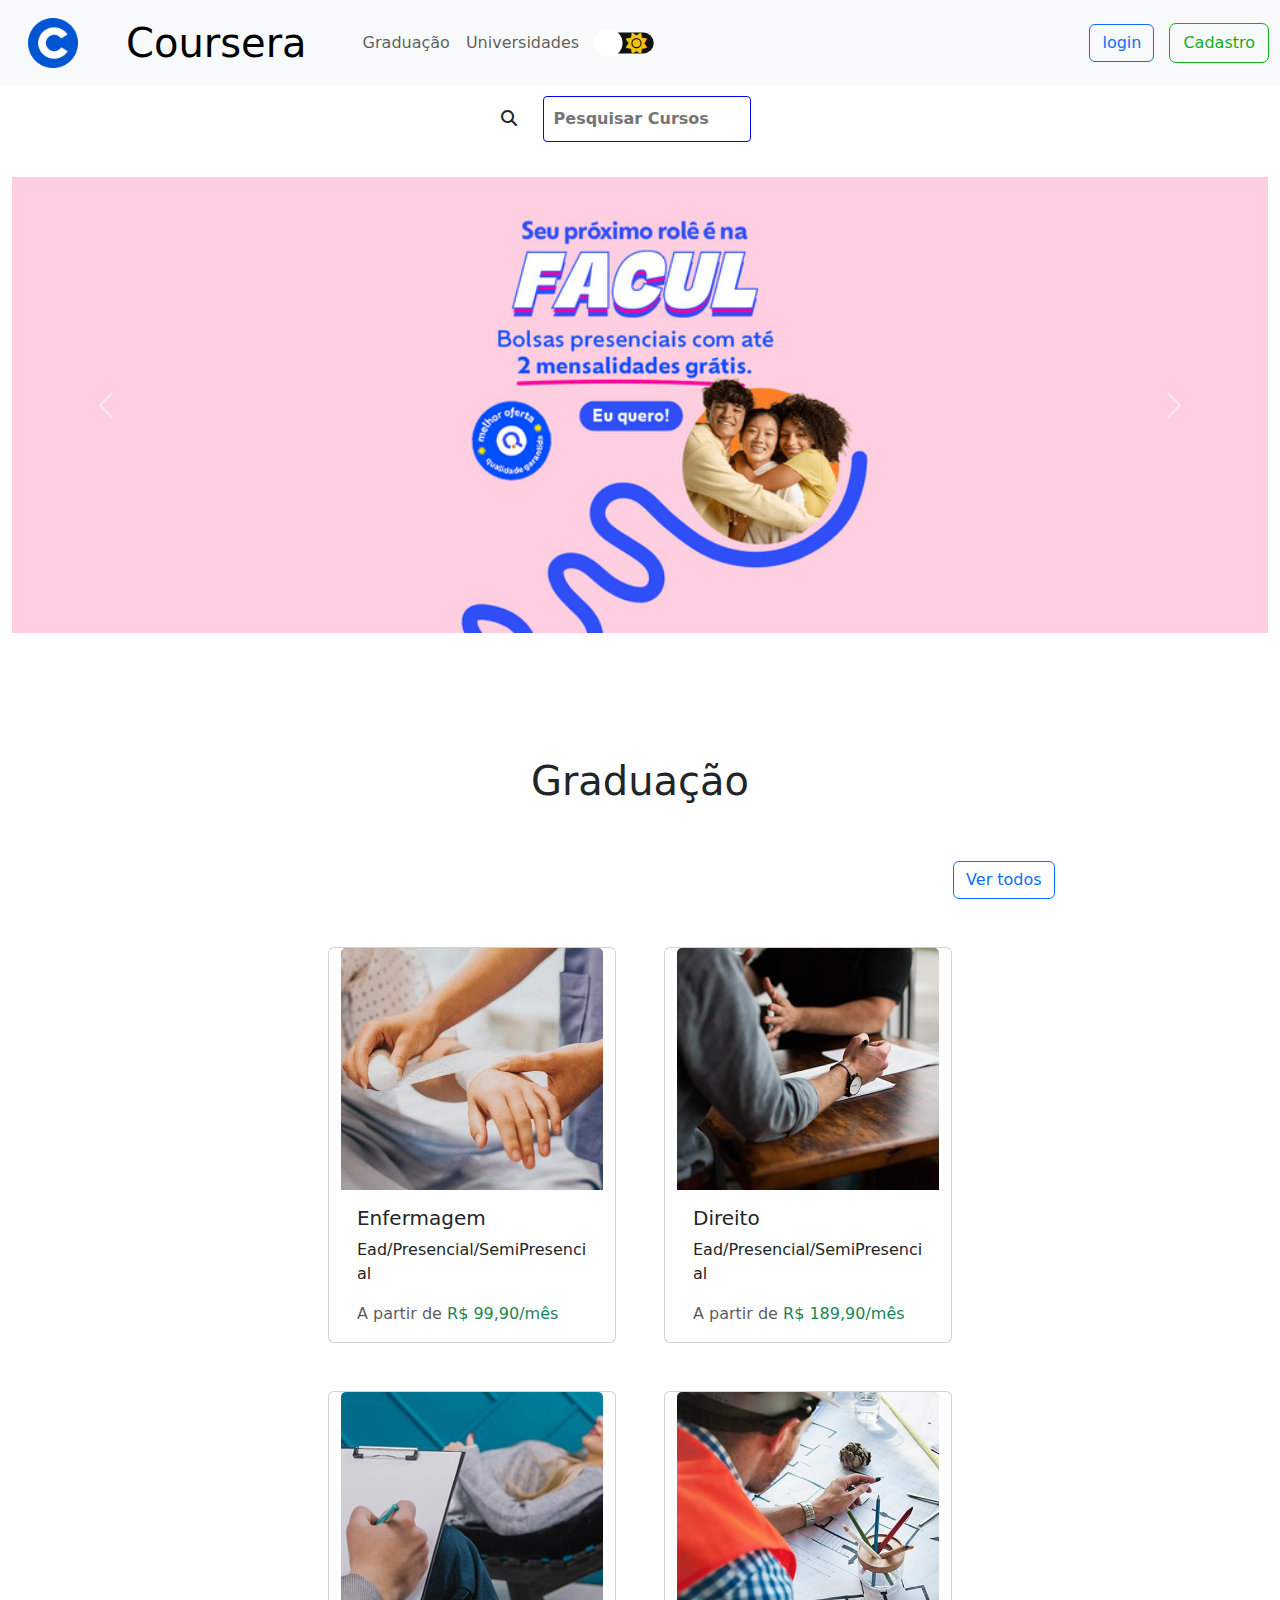
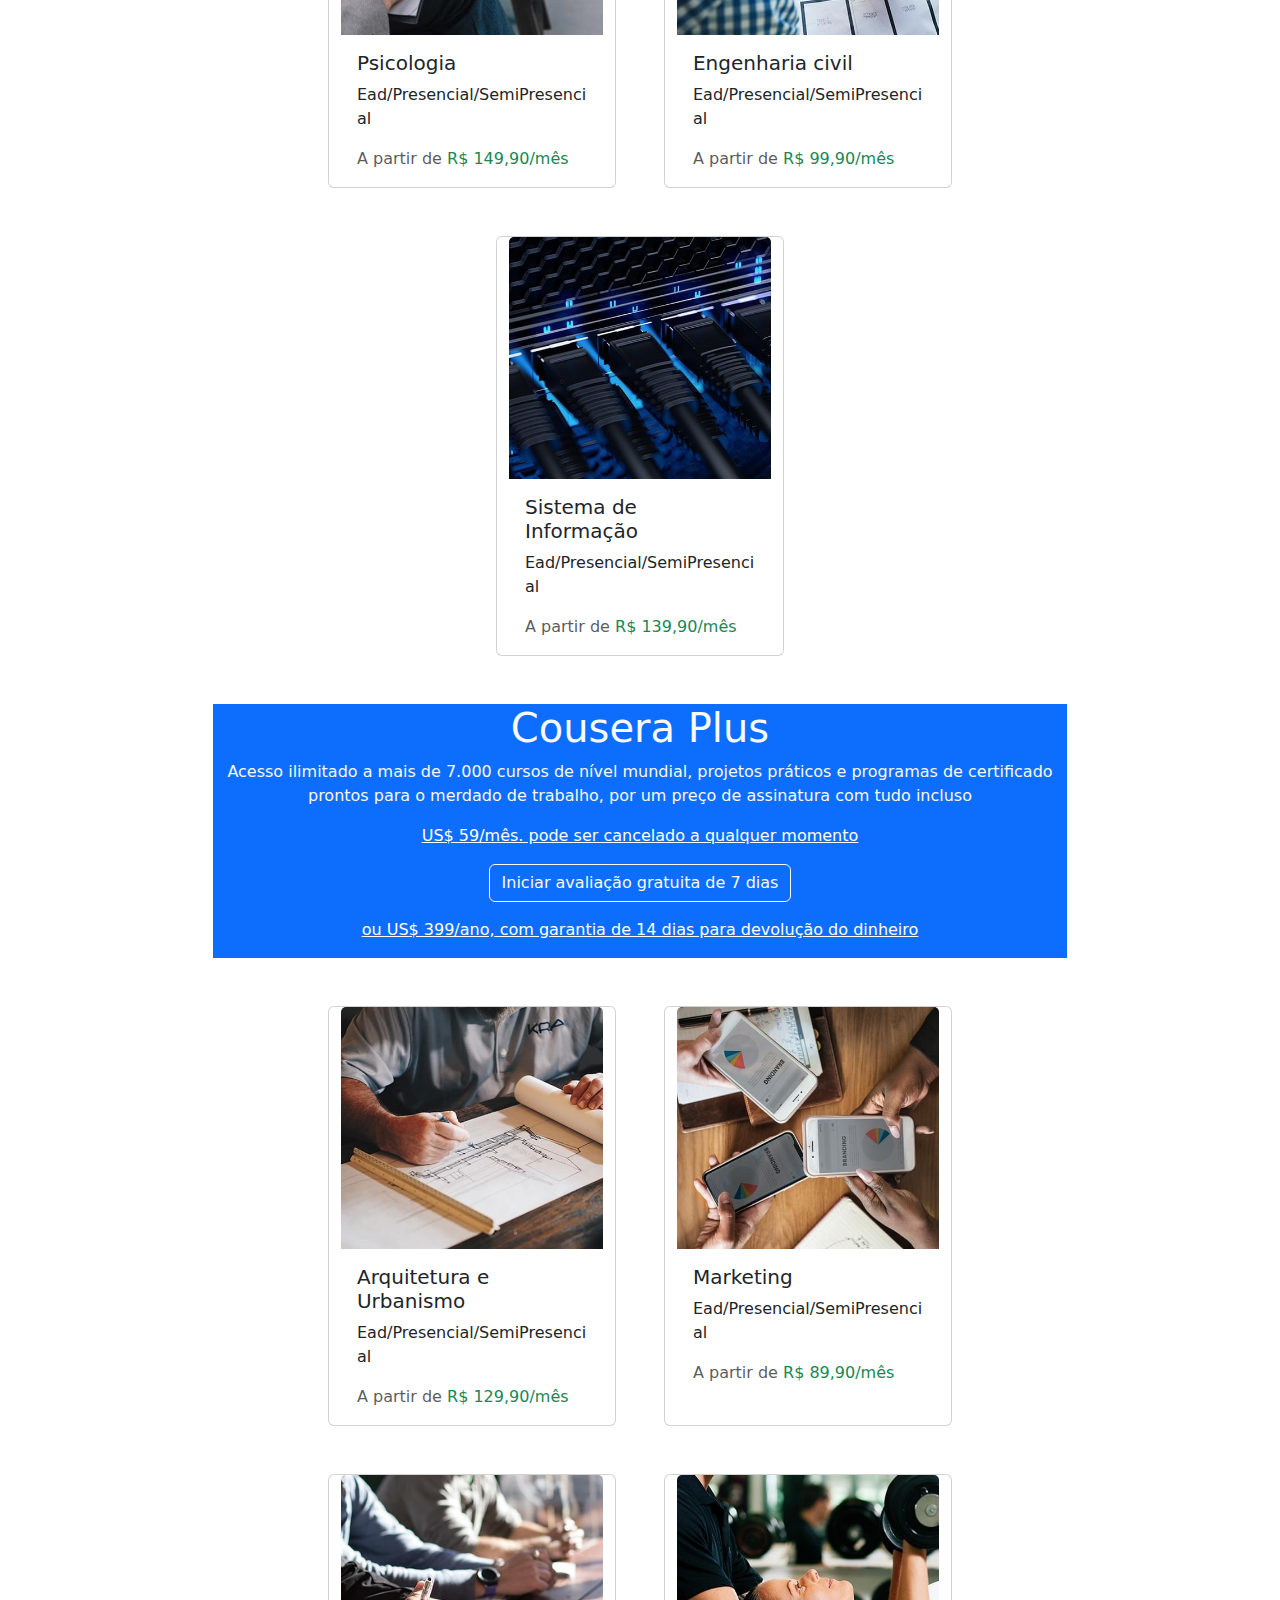
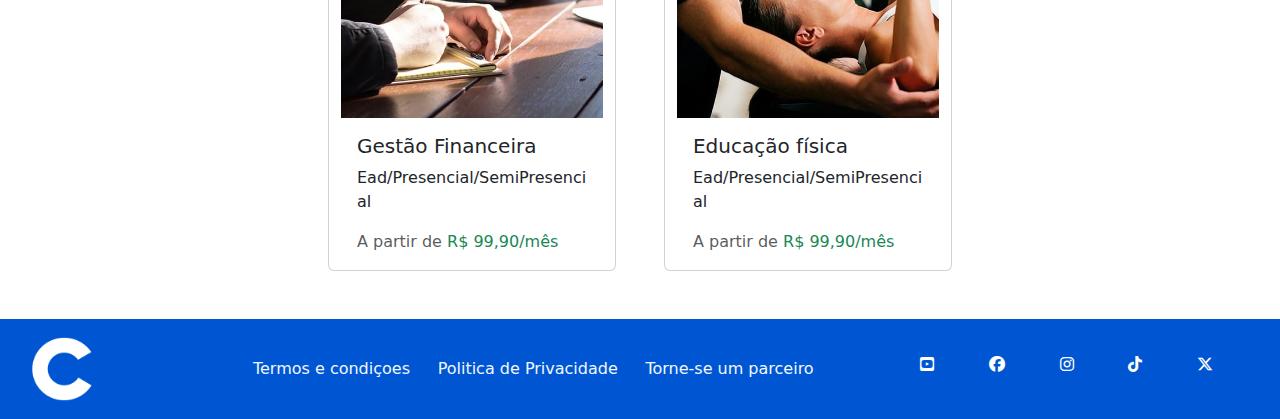
<file: pages/pageInicio.html>
<!DOCTYPE html>
<html lang="pt-br">

<head>
    <meta charset="UTF-8">
    <meta http-equiv="X-UA-Compatible" content="IE=edge">
    <meta name="viewport" content="width=device-width, initial-scale=1.0">

    <!-- LINK BOOTSTRAP -->
    <link rel="stylesheet" href="https://cdn.jsdelivr.net/npm/bootstrap@5.3.1/dist/css/bootstrap.min.css">
    <!-- LINK DO FONT AWESOME -->
    <link rel="stylesheet" href="https://cdnjs.cloudflare.com/ajax/libs/font-awesome/6.4.2/css/all.min.css">
    <!-- LINK CSS -->
    <link rel="stylesheet" href="../css/style.css">
    <link rel="stylesheet" href="../css/modoEscuro.css">
    <!-- LINK DA FAVICON -->
    <link rel="shortcut icon" href="assets/image/coursera-logo.png" type="image/x-icon">

    <title>Bolsa Coursera</title>
</head>

<body>
    <nav class="navbar navbar-expand-lg bg-body-tertiary sticky-top">
        <div class="container-fluid">
            <a href="#"><img src="../assets/image/coursera-logo.png" alt="Cousera" class="logo me-5 ms-3"></a>
            <a class="navbar-brand fs-1 me-5" href="#">Coursera</a>
            <button class="navbar-toggler" type="button" data-bs-toggle="collapse"
                data-bs-target="#navbarSupportedContent" aria-controls="navbarSupportedContent" aria-expanded="false"
                aria-label="Toggle navigation">
                <span class="navbar-toggler-icon"></span>
            </button>
            <div class="collapse navbar-collapse" id="navbarSupportedContent">
                <ul class="navbar-nav me-auto mb-2 mb-lg-0">
                    <li class="nav-item">
                        <a class="nav-link fs-6" aria-current="page" href="../pages/graduacao.html">Graduação</a>
                    </li>
                    <li class="nav-item">
                        <a class="nav-link fs-6" href="../pages/universidades.html">Universidades</a>
                    </li>

                    <div class="d-flex align-items-center btnDark">
                        <input type="checkbox" class="checkbox" id="chk">
                        <label class="label" for="chk">
                            <i class="fas fa-moon"></i>
                            <i class="fas fa-sun"></i>
                            <div class="ball"></div>
                        </label>
                    </div>

                </ul>

                <a href="../pages/login.html" class="btn btn-outline-primary me-3" type="submit">login<a>
                        <a href="../pages/cadastro.html" class="btn"
                            style="outline: 1px solid #07a80ff6; color: #07a80ff6;" type="submit">Cadastro<a>
            </div>
        </div>
    </nav>

    <!-- ********************* HEADER ************************ -->

    <header class="container-fluid">

        <!-- BARRA DE PESQUISA -->
        <div class="busca">
            <form class="bar">
                <i class="fas fa-search"></i>
                <input type="text" id="search-item" placeholder="Pesquisar Cursos" oninput="search()">
            </form>
            <section class="pesquisa">
                <div class="resultados" id="resultadosPesquisa"></div>
            </section>
            
        </div>
    

        <div id="carouselExampleInterval" class="carousel slide" data-bs-ride="carousel">
            <div class="carousel-inner">
                <div class="carousel-item active" data-bs-interval="1000">
                    <a href="/pages/graduacao.html"><img src="../assets/image/header/imagem header 1.png"
                            class="d-block w-100" alt="Sua facul presencial tá aqui!">
                    </a>
                </div>
                <div class="carousel-item" data-bs-interval="2000">
                    <a href="/pages/graduacao.html"><img src="../assets/image/header/iamgem header 2.png"
                            class="d-block w-100" alt="Hero São Judas Tadeu">
                    </a>
                </div>
                <div class="carousel-item">
                    <a href="/pages/graduacao.html"><img src="../assets/image/header/imagem header 3.png"
                            class="d-block w-100" alt="Cursos a partir de R$99">
                    </a>
                </div>
                <div class="carousel-item">
                    <a href="/pages/graduacao.html"><img src="../assets/image/header/imagem header 4.png"
                            class="d-block w-100" alt="Quero Bolsa + Você= Sucesso 💙">
                    </a>
                </div>
            </div>
            <button class="carousel-control-prev" type="button" data-bs-target="#carouselExampleInterval"
                data-bs-slide="prev">
                <span class="carousel-control-prev-icon" aria-hidden="true"></span>
                <span class="visually-hidden">Previous</span>
            </button>
            <button class="carousel-control-next" type="button" data-bs-target="#carouselExampleInterval"
                data-bs-slide="next">
                <span class="carousel-control-next-icon" aria-hidden="true"></span>
                <span class="visually-hidden">Next</span>
            </button>
        </div>
    </header>

    <!-- ********************* MAIN ************************** -->

    <main class="container col-md-8 ">
        <div id="menu" class="row grid gap-5 justify-content-center">
            <div class="d-flex justify-content-center ">
                <h1 class="mt-4 ">Graduação</h1>
            </div>
            <section class="d-flex justify-content-end">
                <a href="../pages/graduacao.html" class="linkMain btn btn-outline-primary">Ver todos</a>
            </section>
            <div class="card" style="width: 18rem;">
                <img src="../assets/image/main/imagem main 1.jpg" class="card-img-top" alt="Enfermagem">
                <div class="card-body">
                    <h5 class="card-title mx-auto">Enfermagem</h5>
                    <p class="">Ead/Presencial/SemiPresencial</p>
                    <a href="../pages/login.html" class="text-body-secondary btn1">A partir de</a>
                    <a href="../pages/login.html" class="text-success btn1">R$ 99,90/mês</a>
                </div>
            </div>
            <div class="card" style="width: 18rem;">
                <img src="../assets/image/main/imagem main 2.jpg" class="card-img-top" alt="Direito">
                <div class="card-body">
                    <h5 class="card-title">Direito</h5>
                    <p class="">Ead/Presencial/SemiPresencial</p>
                    <a href="../pages/login.html" class="text-body-secondary btn1">A partir de</a>
                    <a href="../pages/login.html" class="text-success btn1">R$ 189,90/mês</a>
                </div>
            </div>
            <div class="card" style="width: 18rem;">
                <img src="../assets/image/main/imagem main 3.jpg" class="card-img-top" alt="Psicologia">
                <div class="card-body">
                    <h5 class="card-title">Psicologia</h5>
                    <p class="">Ead/Presencial/SemiPresencial</p>
                    <a href="../pages/login.html" class="text-body-secondary btn1">A partir de</a>
                    <a href="../pages/login.html" class="text-success btn1">R$ 149,90/mês</a>
                </div>
            </div>
            <div class="card" style="width: 18rem;">
                <img src="../assets/image/main/imagem main 4.jpg" class="card-img-top" alt="Engenharia civil">
                <div class="card-body">
                    <h5 class="card-title">Engenharia civil</h5>
                    <p class="">Ead/Presencial/SemiPresencial</p>
                    <a href="../pages/login.html" class="text-body-secondary btn1">A partir de</a>
                    <a href="../pages/login.html" class="text-success btn1">R$ 99,90/mês</a>
                </div>
            </div>
            <div class="card" style="width: 18rem;">
                <img src="../assets/image/main/imagem main 5.jpg" class="card-img-top" alt="Sistema de Informação">
                <div class="card-body">
                    <h5 class="card-title">Sistema de Informação</h5>
                    <p class="">Ead/Presencial/SemiPresencial</p>
                    <a href="../pages/login.html" class="text-body-secondary btn1">A partir de</a>
                    <a href="../pages/login.html" class="text-success btn1">R$ 139,90/mês</a>
                </div>
            </div>
            <div class="bg-primary text-center">
                <section>
                    <h1 class="text-light">Cousera <span>Plus</span></h1>
                </section>

                <section>
                    <p class="text-light">Acesso ilimitado a mais de 7.000 cursos de nível mundial, projetos práticos e
                        programas de certificado prontos para o merdado de trabalho, por um preço de assinatura com tudo
                        incluso</p>
                </section>
                <section class="mb-3">
                    <a href="../pages/cadastro.html" class="linkAnuncio">US$ 59/mês. pode ser cancelado a qualquer
                        momento</a>
                </section>

                <section class="mb-3">
                    <a href="../pages/cadastro.html" class="btn btn-outline-light">
                        Iniciar avaliação gratuita de 7 dias
                    </a href="../pages/cadastro.html">
                </section>

                <section class="mb-3">
                    <a href="../pages/cadastro.html" class="linkAnuncio">ou US$ 399/ano, com garantia de 14 dias para
                        devolução do dinheiro </a>
                </section>

            </div>
            <div class="card" style="width: 18rem;">
                <img src="../assets/image/main/imagem main 6.jpg" class="card-img-top" alt="Arquitetura e Urbanismo">
                <div class="card-body">
                    <h5 class="card-title">Arquitetura e Urbanismo</h5>
                    <p class="">Ead/Presencial/SemiPresencial</p>
                    <a href="../pages/login.html" class="text-body-secondary btn1">A partir de</a>
                    <a href="../pages/login.html" class="text-success btn1">R$ 129,90/mês</a>
                </div>
            </div>
            <div class="card" style="width: 18rem;">
                <img src="../assets/image/main/imagem main 7.jpg" class="card-img-top" alt="Marketing">
                <div class="card-body">
                    <h5 class="card-title">Marketing</h5>
                    <p class="">Ead/Presencial/SemiPresencial</p>
                    <a href="../pages/login.html" class="text-body-secondary btn1">A partir de</a>
                    <a href="../pages/login.html" class="text-success btn1">R$ 89,90/mês</a>
                </div>
            </div>
            <div class="card" style="width: 18rem;">
                <img src="../assets/image/main/imagem main 8.jpg" class="card-img-top" alt="Gestão Financeira">
                <div class="card-body">
                    <h5 class="card-title">Gestão Financeira</h5>
                    <p class="">Ead/Presencial/SemiPresencial</p>
                    <a href="../pages/login.html" class="text-body-secondary btn1">A partir de</a>
                    <a href="../pages/login.html" class="text-success btn1">R$ 99,90/mês</a>
                </div>
            </div>
            <div class="card" style="width: 18rem;">
                <img src="../assets/image/main/imagem main 9.jpg" class="card-img-top" alt="Educação fisica">
                <div class="card-body">
                    <h5 class="card-title">Educação física</h5>
                    <p class="">Ead/Presencial/SemiPresencial</p>
                    <a href="../pages/login.html" class="text-body-secondary btn1">A partir de</a>
                    <a href="../pages/login.html" class="text-success btn1">R$ 99,90/mês</a>
                </div>
            </div>
        </div>
    </main>

    <!-- ************************ FOOTER ************************ -->

    <footer class="container-fluid mt-5">
        <section class=" row">

            <div class="col-lg-2 logoFooter">
                <img src="../assets/image/coursera-logo.png" alt="" class="img2">
            </div>

            <div class="d-flex col-lg-6 justify-content-evenly align-items-center politica">
                <section><a href="" class="linkFooter">Termos e condiçoes</a></section>
                <section><a href="" class="linkFooter"> Politica de Privacidade</a></section>
                <section><a href="" class="linkFooter">Torne-se um parceiro</a></section>
            </div>

            <div class="d-flex col-lg-4 align-items-center justify-content-evenly fontFooter mb-2">
                <!-- YOU TUBE -->
                <div class="icon-group">
                    <a href=""><i class="fa-brands fa-square-youtube fs-6" style="color: #ffffff;"></i></a>
                </div>
                <!-- FACEBOOK -->
                <div class="icon-group">
                    <a href=""><i class="fa-brands fa-facebook fs-6" style="color: #ffffff;"></i></a>
                </div>
                <!-- INSTAGRAM -->
                <div class="icon-group">
                    <a href=""><i class="fa-brands fa-instagram fs-6" style="color: #ffffff;"></i></a>
                </div>
                <!-- TIK TOK -->
                <div class="icon-group">
                    <a href=""><i class="fa-brands fa-tiktok fs-6" style="color: #ffffff;"></i></a>
                </div>
                <!-- TWITER -->
                <div class="icon-group">
                    <a href=""><i class="fa-brands fa-x-twitter fs-6" style="color: #ffffff;"></i></a>
                </div>
            </div>
        </section>
    </footer>

    <!-- LINK DO BOOTSTRAP DO JAVASCRIPT -->
    <script src="https://cdn.jsdelivr.net/npm/bootstrap@5.3.1/dist/js/bootstrap.bundle.min.js"></script>
    <script src="../js/darkTheme.js"></script>
    <script src="/js/barraPesquisa.js"></script>
</body>

</html>
</file>
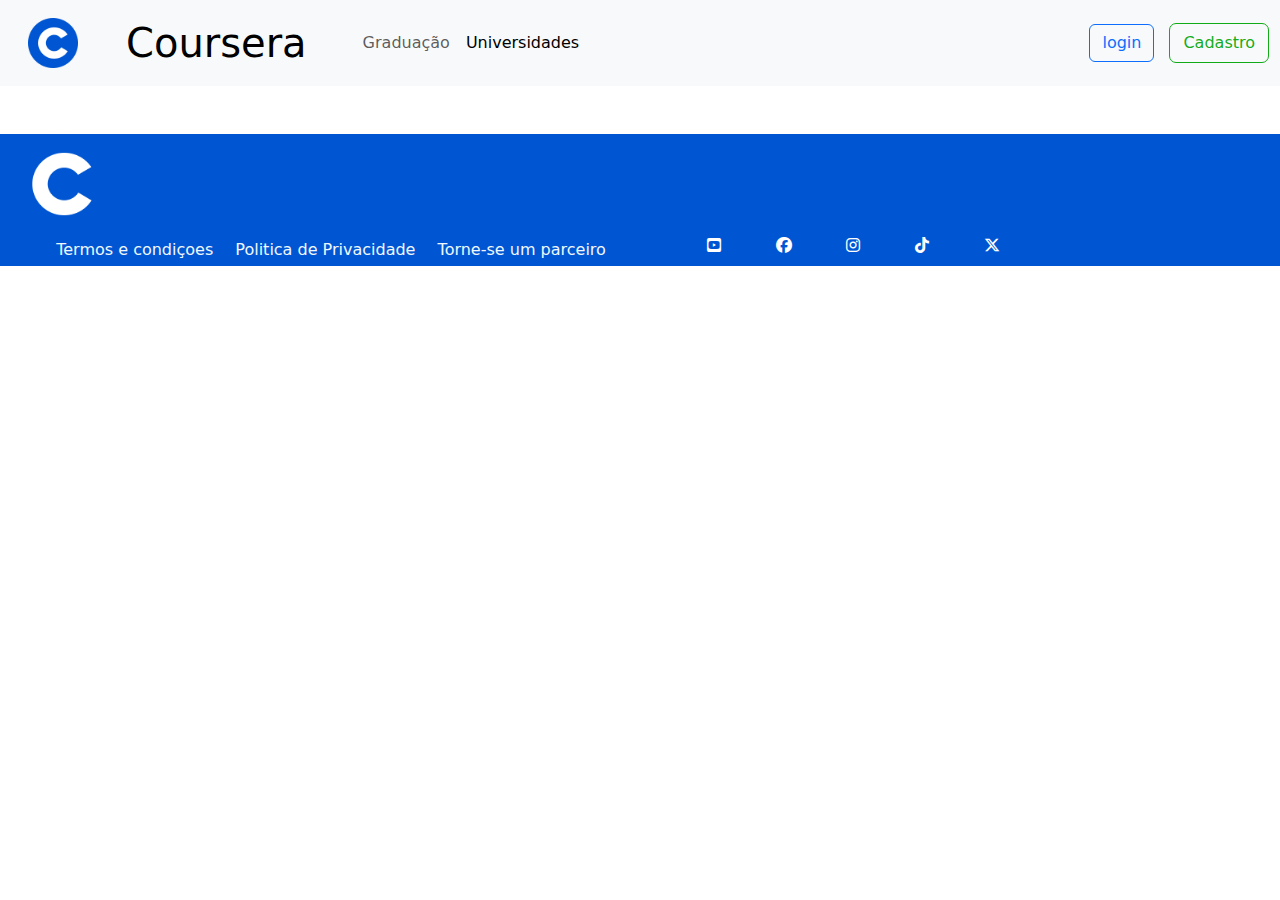
<file: pages/universidades.html>
<!DOCTYPE html>
<html lang="pt-br">

<head>
    <meta charset="UTF-8">
    <meta http-equiv="X-UA-Compatible" content="IE=edge">
    <meta name="viewport" content="width=device-width, initial-scale=1.0">

    <!-- LINK BOOTSTRAP -->
    <link rel="stylesheet" href="https://cdn.jsdelivr.net/npm/bootstrap@5.3.1/dist/css/bootstrap.min.css">
    <!-- LINK DO FONT AWESOME -->
    <link rel="stylesheet" href="https://cdnjs.cloudflare.com/ajax/libs/font-awesome/6.4.2/css/all.min.css">
    <!-- LINK CSS -->
    <link rel="stylesheet" href="../css/style.css">
    <link rel="stylesheet" href="../css/modoEscuro.css">
    <!-- LINK DA FAVICON -->
    <link rel="shortcut icon" href="../assets/image/coursera-logo.png" type="image/x-icon">

    <title>Bolsa Coursera</title>
</head>

<body>
    
    <nav class="navbar navbar-expand-lg bg-body-tertiary sticky-top">
        <div class="container-fluid">
            <a href="pageInicio.html"><img src="../assets/image/coursera-logo.png" alt="Cousera" class="logo me-5 ms-3"></a>
            <a class="navbar-brand fs-1 me-5" href="pageInicio.html">Coursera</a>
            <button class="navbar-toggler" type="button" data-bs-toggle="collapse"
                data-bs-target="#navbarSupportedContent" aria-controls="navbarSupportedContent" aria-expanded="false"
                aria-label="Toggle navigation">
                <span class="navbar-toggler-icon"></span>
            </button>
            <div class="collapse navbar-collapse" id="navbarSupportedContent">
                <ul class="navbar-nav me-auto mb-2 mb-lg-0">
                    <li class="nav-item">
                        <a class="nav-link fs-6" aria-current="page" href="graduacao.html">Graduação</a>
                    </li>
                    <li class="nav-item">
                        <a class="nav-link active fs-6" href="#">Universidades</a>
                    </li>
                </ul>
                <a href="login.html" class="btn btn-outline-primary me-3" type="submit">login</a>
                <a href="cadastro.html" class="btn" style="outline: 1px solid #07a80ff6; color: #07a80ff6;" type="submit">Cadastro<a>
                
            </div>

        </div>
    </nav>

    <!-- ********************* MAIN ************************** -->

   
    <main class="container-fluid" id="content">

        <section class="loadingScreen">
            <img class="loadImg mx-auto" src="/assets/image/coursera-logo.png" alt="">
            <span class="percent mx-auto"></span>
            <div class="loading mx-auto">
                <div class="progress mx-auto"></div>
            </div>
        </section>

        <div class="row d-flex justify-content-betweeng-3" id = "listas">
    

        </div>
    </main>

    <!-- ************************ FOOTER ************************ -->

    <footer class="container-fluid mt-5">
        <section class=" row">

            <div class="col-lg-2 logoFooter">
                <img src="../assets/image/coursera-logo.png" alt="" class="img2">
            </div>

            <div class="d-flex col-lg-6 justify-content-evenly align-items-center politica">
                <section><a href="" class="linkFooter">Termos e condiçoes</a></section>
                <section><a href="" class="linkFooter"> Politica de Privacidade</a></section>
                <section><a href="" class="linkFooter">Torne-se um parceiro</a></section>
            </div>

            <div class="d-flex col-lg-4 align-items-center justify-content-evenly fontFooter mb-2">
                <!-- YOU TUBE -->
                <div class="icon-group">
                    <a href="login.html"><i class="fa-brands fa-square-youtube fs-6" style="color: #ffffff;"></i></a>
                </div>
                <!-- FACEBOOK -->
                <div class="icon-group">
                    <a href="login.html"><i class="fa-brands fa-facebook fs-6" style="color: #ffffff;"></i></a>
                </div>
                <!-- INSTAGRAM -->
                <div class="icon-group">
                    <a href="login.html"><i class="fa-brands fa-instagram fs-6" style="color: #ffffff;"></i></a>
                </div>
                <!-- TIK TOK -->
                <div class="icon-group">
                    <a href="login.html"><i class="fa-brands fa-tiktok fs-6" style="color: #ffffff;"></i></a>
                </div>
                <!-- TWITER -->
                <div class="icon-group">
                    <a href="login.html"><i class="fa-brands fa-x-twitter fs-6" style="color: #ffffff;"></i></a>
                </div>
            </div>
        </section>
    </footer>

    <!-- LINK DO BOOTSTRAP DO JAVASCRIPT -->
    <script src="https://cdn.jsdelivr.net/npm/bootstrap@5.3.1/dist/js/bootstrap.bundle.min.js"></script>

    <script src="../js/script.js"></script>
    <script src="/js/preLoading.js"></script>
    <script src="../js/darkTheme.js"></script>
</body>

</html>
</file>
<file: css/style.css>
/* NAVBAR */
.logo{width: 50px;}

/* HEADER */

.pesquisa {
    top: 0;
    left: 0;
    width: 90%;
    height: 0;
    margin-bottom: 15px;
    overflow-y: auto;
    background-color: color(from color srgb r g b);
    z-index: 1000;
    border-radius: 10px;
    display: flex;
    flex-direction:column;
    justify-content: center;
    align-items: center;
    transition: height 0.3s ease; /* Adiciona uma transição suave para a altura */
}

.pesquisa.active {
    height: auto; /* Altura automática quando a seção estiver ativa */
}

#search-item {
    border: 1px solid blue;
    border-radius: 4px;
    padding: 10px;
    font-size: 16px;
    font-weight: 600;
    width: 70%;
    margin-bottom: 20px;
}

/* .pesquisa form{
    width: 100%;
    border : 1px solid blue;
    border-radius: 4px;
    display: flex;
    align-items: center;
}

.pesquisa form input{
    border: none;
    outline: none;
    box-shadow: none;
    width: 100%;
    font-size: 16px;
    font-weight: 600;
    display: flex;
} */

.busca{
    margin-top: 10px;
    display: flex;
    flex-direction: column;
    align-items: center;
}

.fa-search{
    margin-right: 20px;
    margin-left: 10px;
}

/* MAIN */

/* Tela de Loading */
.loadingScreen{
    display: flex;
    flex-direction: column;
    margin-top: 25px;
}

.loadImg{
    width: 100px;
}

.loading{
    width: 350px;
    height: 50px;
    border: 2px solid white;
    box-shadow :inset 0 0 0 6px #000;
    border-radius: 15px;
    overflow: hidden;
}

.progress {
    height: 100%;
    background: rgb(34, 88, 238);
    position: relative;
    z-index: -1;
}

.btn1{text-decoration: none;}
.btn1:hover{
    text-decoration: underline;
}

.btnDark{
    margin-left: 15px;
}
.card:hover{transform: scale(1.1);}

.linkAnuncio{color: white; }



/* FOOTER */
footer{background-color: #0056D2;}

.linkFooter{text-decoration: none;
color: aliceblue;}

.linkFooter:hover{
    color: #000000;
}
.img2{width: 100px;}



@media screen and (max-width: 1050px){
    footer section{display: flex; flex-direction: column;}
    .fontFooter{order: 3;}
    .logoFooter{order: 2;}
    .politica{gap: 8px;}
    
}

.mainLogin{
    height: 90vh;
}


.Login{width: 90%;}
.Login:hover{background-color: #fff; color: #0056D2;}

.btncadastro{background-color: #07a80ff6; width: 90%; color: #fff;}
.btncadastro:hover{background-color:#fff; outline:1px solid #07a80ff6; color: #07a80ff6;}



.final{
    height: 70vh;
}

.finaldiv{height: 30vh;}

/* LOCALIZAÇÃO */
#body {
    background-image: url('https://1000logos.net/wp-content/uploads/2022/06/Coursera-Logo.png');
    background-size: cover;
    background-attachment: fixed;
    background-position: center;
}
.container {
    padding-top: 100px;
}
.search-bar {
    background-color: rgba(0, 0, 0, 0.7);
    padding: 15px;
    border-radius: 25px;
}
.search-bar input {
    border: none;
    border-radius: 20px;
    padding: 10px;
}bac
.search-bar select {
    border: none;
    border-radius: 20px;
    padding: 10px;
    background-color: transparent;
    color: #fff;
}

@media screen and (max-width:600px) {
    #body {
        background-size:500px;
    }

    
}
</file>
<file: css/modoEscuro.css>
body.dark{
    background: #232c35;
    color: blue;
    
}

.checkbox{
    opacity: 0;
    position: absolute;

}

.label{
    background-color: #111;
    border-radius: 50px;
    cursor :pointer;
    display: flex;
    align-items: center;
    justify-content: space-evenly;
    width: 45px;
    transform: scale(1.3);
}

.ball{
    background-color: #fff;
    border-radius: 50%;
    position: absolute;
    left: -1px;
    height: 22px;
    width: 22px;

    transform: translateX(0px);
    transition: transform 0.2s linear;
}

.checkbox:checked + .label .ball{
    transform: translateX(24px);
}

.fa-moon{
    color: #3032A6;
}

.fa-sun{
    color: #f1c40f;
}
</file>
